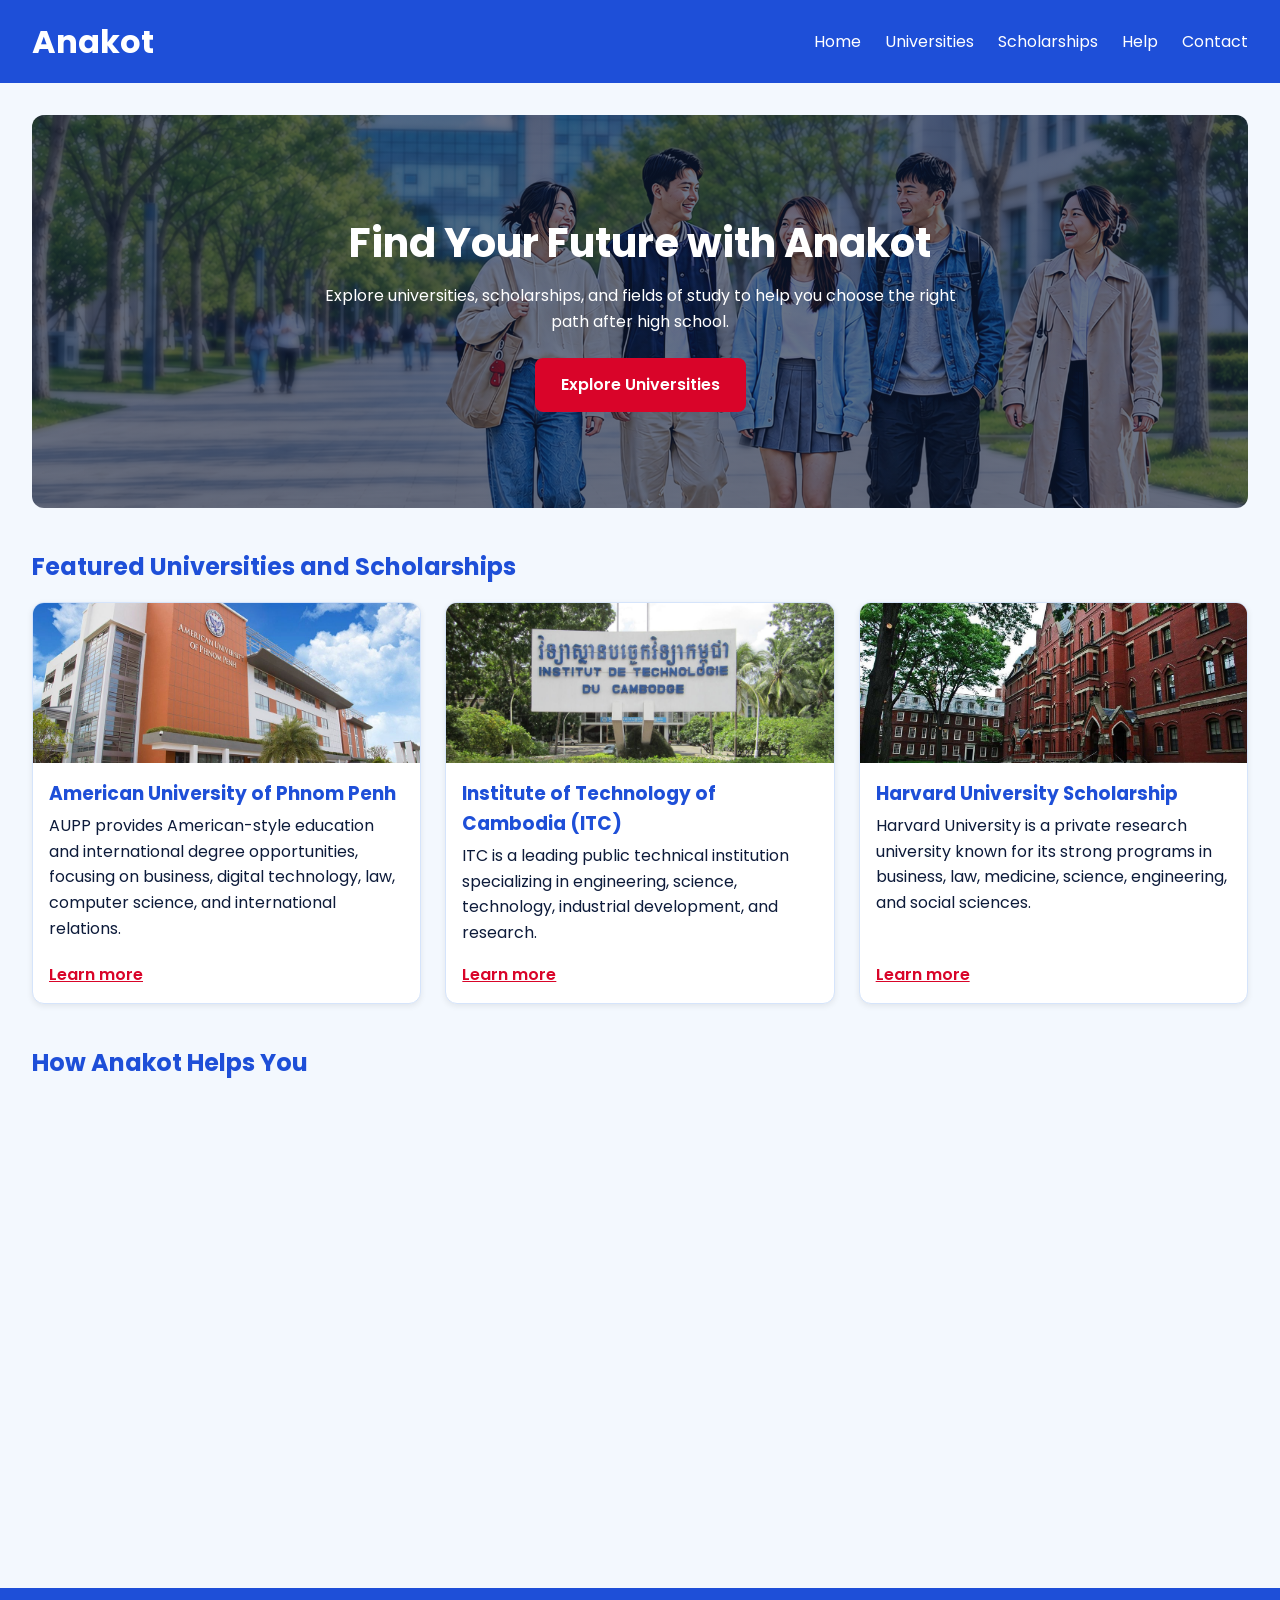
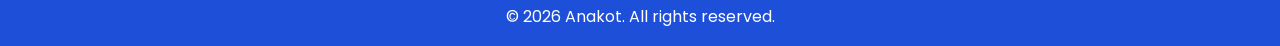
<file: index.html>
<!DOCTYPE html>
<html lang="en">
<head>
  <meta charset="UTF-8">
  <meta name="viewport" content="width=device-width, initial-scale=1.0">
  <title>Anakot - Home</title>
  <link rel="stylesheet" href="style.css">
</head>
<body>
  <header>
    <h1>Anakot</h1>
    <nav>
      <ul>
        <li><a href="index.html">Home</a></li>
        <li><a href="universities.html">Universities</a></li>
        <li><a href="scholarships.html">Scholarships</a></li>
        <li><a href="help.html">Help</a></li>
        <li><a href="contact.html">Contact</a></li>
      </ul>
    </nav>
  </header>

  <main>
    <section class="hero">
      <h2>Find Your Future with Anakot</h2>
      <p>Explore universities, scholarships, and fields of study to help you choose the right path after high school.</p>
      <a class="btn" href="universities.html">Explore Universities</a>
    </section>

    <section>
      <h2 class="section-title">Featured Universities and Scholarships</h2>
      <div class="card-grid">
        <article class="card">
          <img src="images/aupp.jpg" alt="American University of Phnom Penh">
          <div class="card-body">
            <h3>American University of Phnom Penh</h3>
            <p>AUPP provides American-style education and international degree opportunities, focusing on business, digital technology, law, computer science, and international relations.</p>
            <a href="universities.html">Learn more</a>
          </div>
        </article>

        <article class="card">
          <img src="images/itc.jpg" alt="Institute of Technology of Cambodia">
          <div class="card-body">
            <h3>Institute of Technology of Cambodia (ITC)</h3>
            <p>ITC is a leading public technical institution specializing in engineering, science, technology, industrial development, and research.</p>
            <a href="universities.html">Learn more</a>
          </div>
        </article>

        <article class="card">
          <img src="images/hvd.jpg" alt="Scholarship opportunity">
          <div class="card-body">
            <h3>Harvard University Scholarship</h3>
            <p>Harvard University is a private research university known for its strong programs in business, law, medicine, science, engineering, and social sciences.</p>
            <a href="scholarships.html">Learn more</a>
          </div>
        </article>
      </div>
    </section>

    <section>
      <h2 class="section-title">How Anakot Helps You</h2>
      <div class="video-box">
        <iframe src="https://www.youtube.com/embed/DY_PkkCcAfw" title="Anakot introduction video" allowfullscreen></iframe>
      </div>
    </section>
  </main>

  <footer>
    <p>&copy; 2026 Anakot. All rights reserved.</p>
  </footer>
</body>
</html>
</file>
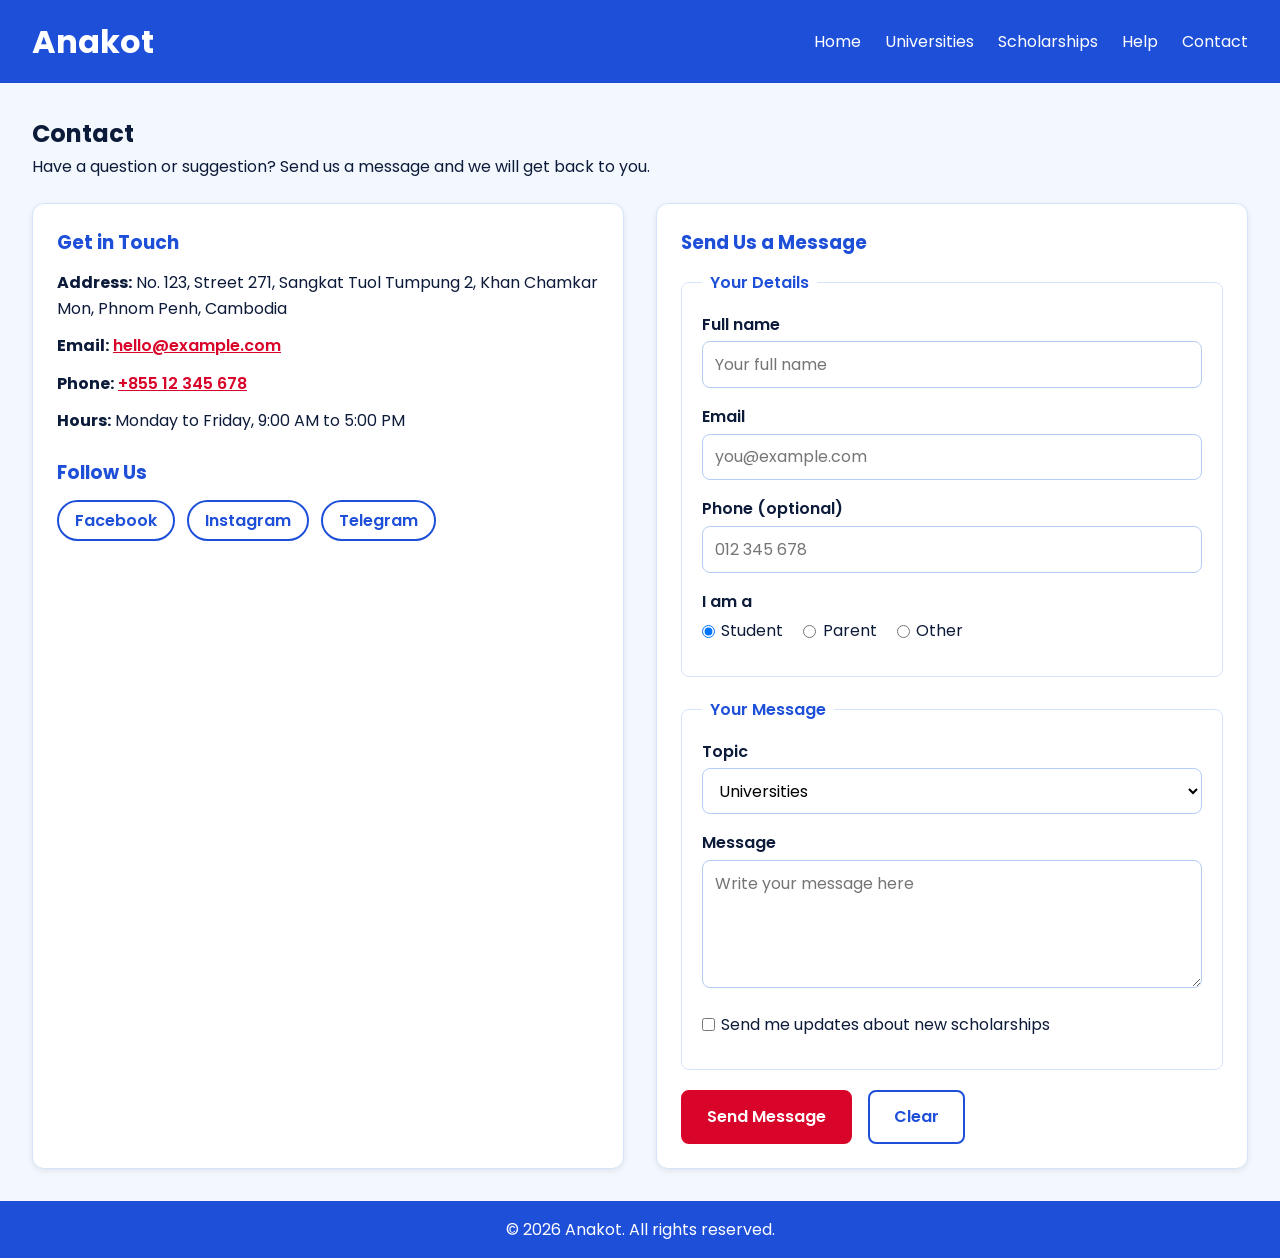
<file: contact.html>
<!DOCTYPE html>
<html lang="en">
<head>
  <meta charset="UTF-8">
  <meta name="viewport" content="width=device-width, initial-scale=1.0">
  <title>Anakot - Home</title>
  <link rel="stylesheet" href="style.css">
</head>
<body>
  <header>
    <h1>Anakot</h1>
    <nav>
      <ul>
        <li><a href="index.html">Home</a></li>
        <li><a href="universities.html">Universities</a></li>
        <li><a href="scholarships.html">Scholarships</a></li>
        <li><a href="help.html">Help</a></li>
        <li><a href="contact.html">Contact</a></li>
      </ul>
    </nav>
  </header>

  <main>
    <section>
      <h2>Contact</h2>
      <p>Have a question or suggestion? Send us a message and we will get back to you.</p>
    </section>

    <div class="contact-layout">
      <aside class="contact-card">
        <h3>Get in Touch</h3>
        <ul>
          <li><strong>Address:</strong> No. 123, Street 271, Sangkat Tuol Tumpung 2, Khan Chamkar Mon, Phnom Penh, Cambodia</li>
          <li><strong>Email:</strong> <a href="mailto:hello@example.com">hello@example.com</a></li>
          <li><strong>Phone:</strong> <a href="tel:+85512345678">+855 12 345 678</a></li>
          <li><strong>Hours:</strong> Monday to Friday, 9:00 AM to 5:00 PM</li>
        </ul>

        <h3>Follow Us</h3>
        <div class="social-links">
          <a href="#" target="_blank" rel="noopener">Facebook</a>
          <a href="#" target="_blank" rel="noopener">Instagram</a>
          <a href="#" target="_blank" rel="noopener">Telegram</a>
        </div>
      </aside>

      <section class="contact-form">
        <h3>Send Us a Message</h3>
        <form action="#" method="post">
          <fieldset>
            <legend>Your Details</legend>

            <div class="form-group">
              <label for="name">Full name</label>
              <input type="text" id="name" name="name" placeholder="Your full name" autocomplete="name" required>
            </div>

            <div class="form-group">
              <label for="email">Email</label>
              <input type="email" id="email" name="email" placeholder="you@example.com" autocomplete="email" required>
            </div>

            <div class="form-group">
              <label for="phone">Phone (optional)</label>
              <input type="tel" id="phone" name="phone" placeholder="012 345 678" autocomplete="tel">
            </div>

            <div class="form-group">
              <p class="group-label">I am a</p>
              <div class="radio-row">
                <label><input type="radio" name="role" value="student" checked> Student</label>
                <label><input type="radio" name="role" value="parent"> Parent</label>
                <label><input type="radio" name="role" value="other"> Other</label>
              </div>
            </div>
          </fieldset>

          <fieldset>
            <legend>Your Message</legend>

            <div class="form-group">
              <label for="topic">Topic</label>
              <select id="topic" name="topic">
                <option value="universities">Universities</option>
                <option value="scholarships">Scholarships</option>
                <option value="feedback">Feedback</option>
                <option value="other">Other</option>
              </select>
            </div>

            <div class="form-group">
              <label for="message">Message</label>
              <textarea id="message" name="message" placeholder="Write your message here" required></textarea>
            </div>

            <div class="form-group">
              <label class="checkbox-label">
                <input type="checkbox" name="updates" value="yes"> Send me updates about new scholarships
              </label>
            </div>
          </fieldset>

          <div class="form-actions">
            <button type="submit" class="btn">Send Message</button>
            <button type="reset" class="btn btn-outline">Clear</button>
          </div>
        </form>
      </section>
    </div>
  </main>

  <footer>
    <p>&copy; 2026 Anakot. All rights reserved.</p>
  </footer>
</body>
</html>
</file>
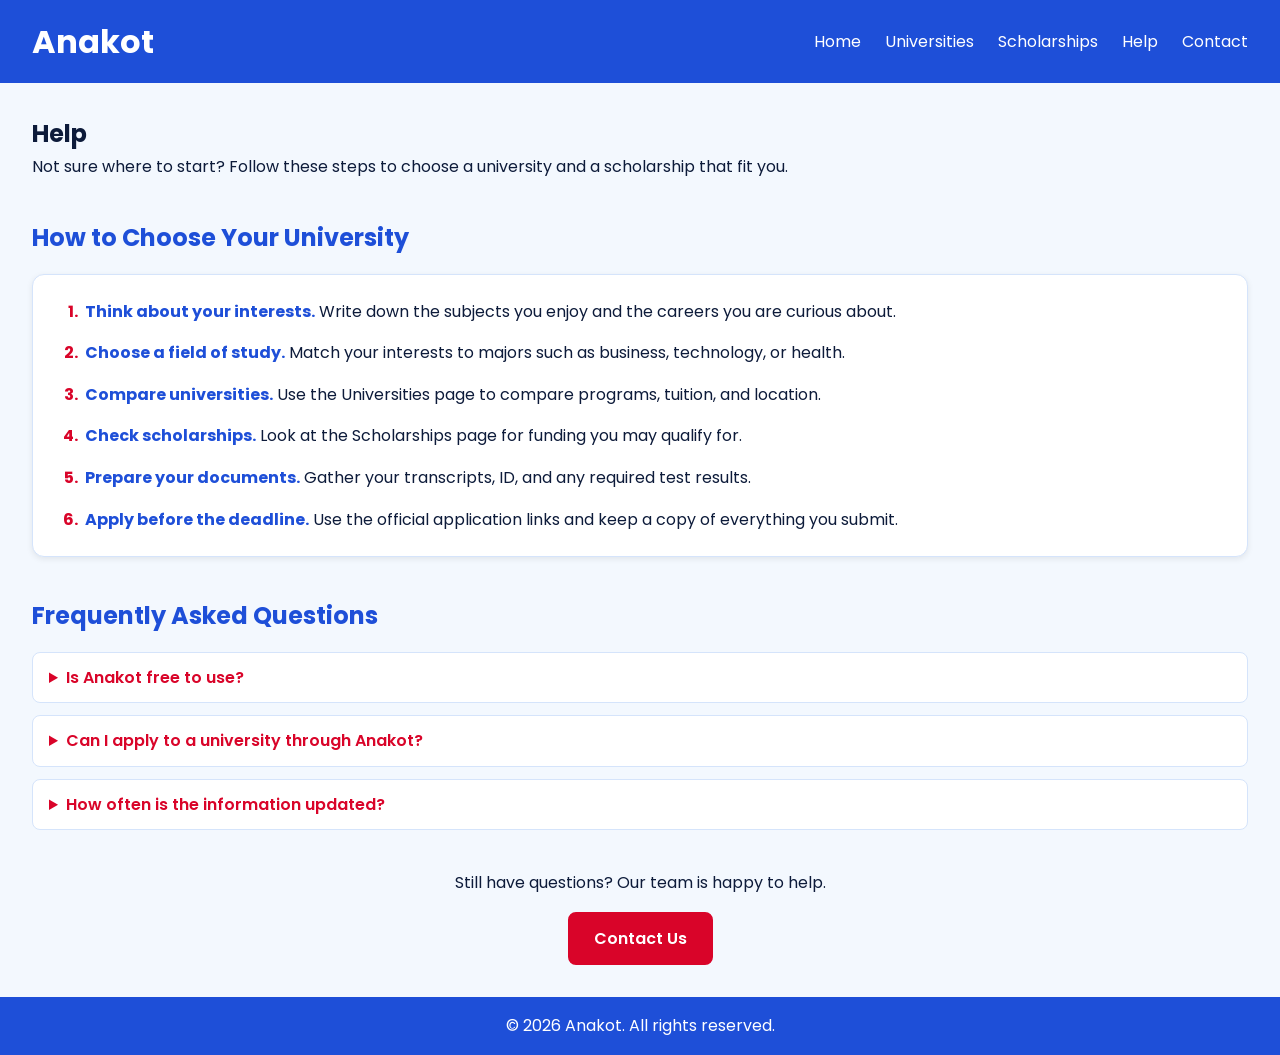
<file: help.html>
<!DOCTYPE html>
<html lang="en">
<head>
  <meta charset="UTF-8">
  <meta name="viewport" content="width=device-width, initial-scale=1.0">
  <title>Anakot - Home</title>
  <link rel="stylesheet" href="style.css">
</head>
<body>
  <header>
    <h1>Anakot</h1>
    <nav>
      <ul>
        <li><a href="index.html">Home</a></li>
        <li><a href="universities.html">Universities</a></li>
        <li><a href="scholarships.html">Scholarships</a></li>
        <li><a href="help.html">Help</a></li>
        <li><a href="contact.html">Contact</a></li>
      </ul>
    </nav>
  </header>

  <main>
    <section>
      <h2>Help</h2>
      <p>Not sure where to start? Follow these steps to choose a university and a scholarship that fit you.</p>
    </section>

    <section id="steps">
      <h2 class="section-title">How to Choose Your University</h2>
      <div class="steps-box">
        <ol class="steps">
          <li><strong>Think about your interests.</strong> Write down the subjects you enjoy and the careers you are curious about.</li>
          <li><strong>Choose a field of study.</strong> Match your interests to majors such as business, technology, or health.</li>
          <li><strong>Compare universities.</strong> Use the Universities page to compare programs, tuition, and location.</li>
          <li><strong>Check scholarships.</strong> Look at the Scholarships page for funding you may qualify for.</li>
          <li><strong>Prepare your documents.</strong> Gather your transcripts, ID, and any required test results.</li>
          <li><strong>Apply before the deadline.</strong> Use the official application links and keep a copy of everything you submit.</li>
        </ol>
      </div>
    </section>

    <section id="faq" class="faq">
      <h2 class="section-title">Frequently Asked Questions</h2>
      <details>
        <summary>Is Anakot free to use?</summary>
        <p>Yes. Anakot is free for every student. You can browse universities, scholarships and the help guide without creating an account.</p>
      </details>
      <details>
        <summary>Can I apply to a university through Anakot?</summary>
        <p>No. Anakot helps you compare your options. To apply, use the official link on the Scholarships page or contact the university directly.</p>
      </details>
      <details>
        <summary>How often is the information updated?</summary>
        <p>We review the information regularly, but deadlines and fees change every year. Always confirm on the official website before you apply.</p>
      </details>
    </section>

    <section class="help-cta">
      <p>Still have questions? Our team is happy to help.</p>
      <a class="btn" href="contact.html">Contact Us</a>
    </section>
  </main>

  <footer>
    <p>&copy; 2026 Anakot. All rights reserved.</p>
  </footer>
</body>
</html>
</file>
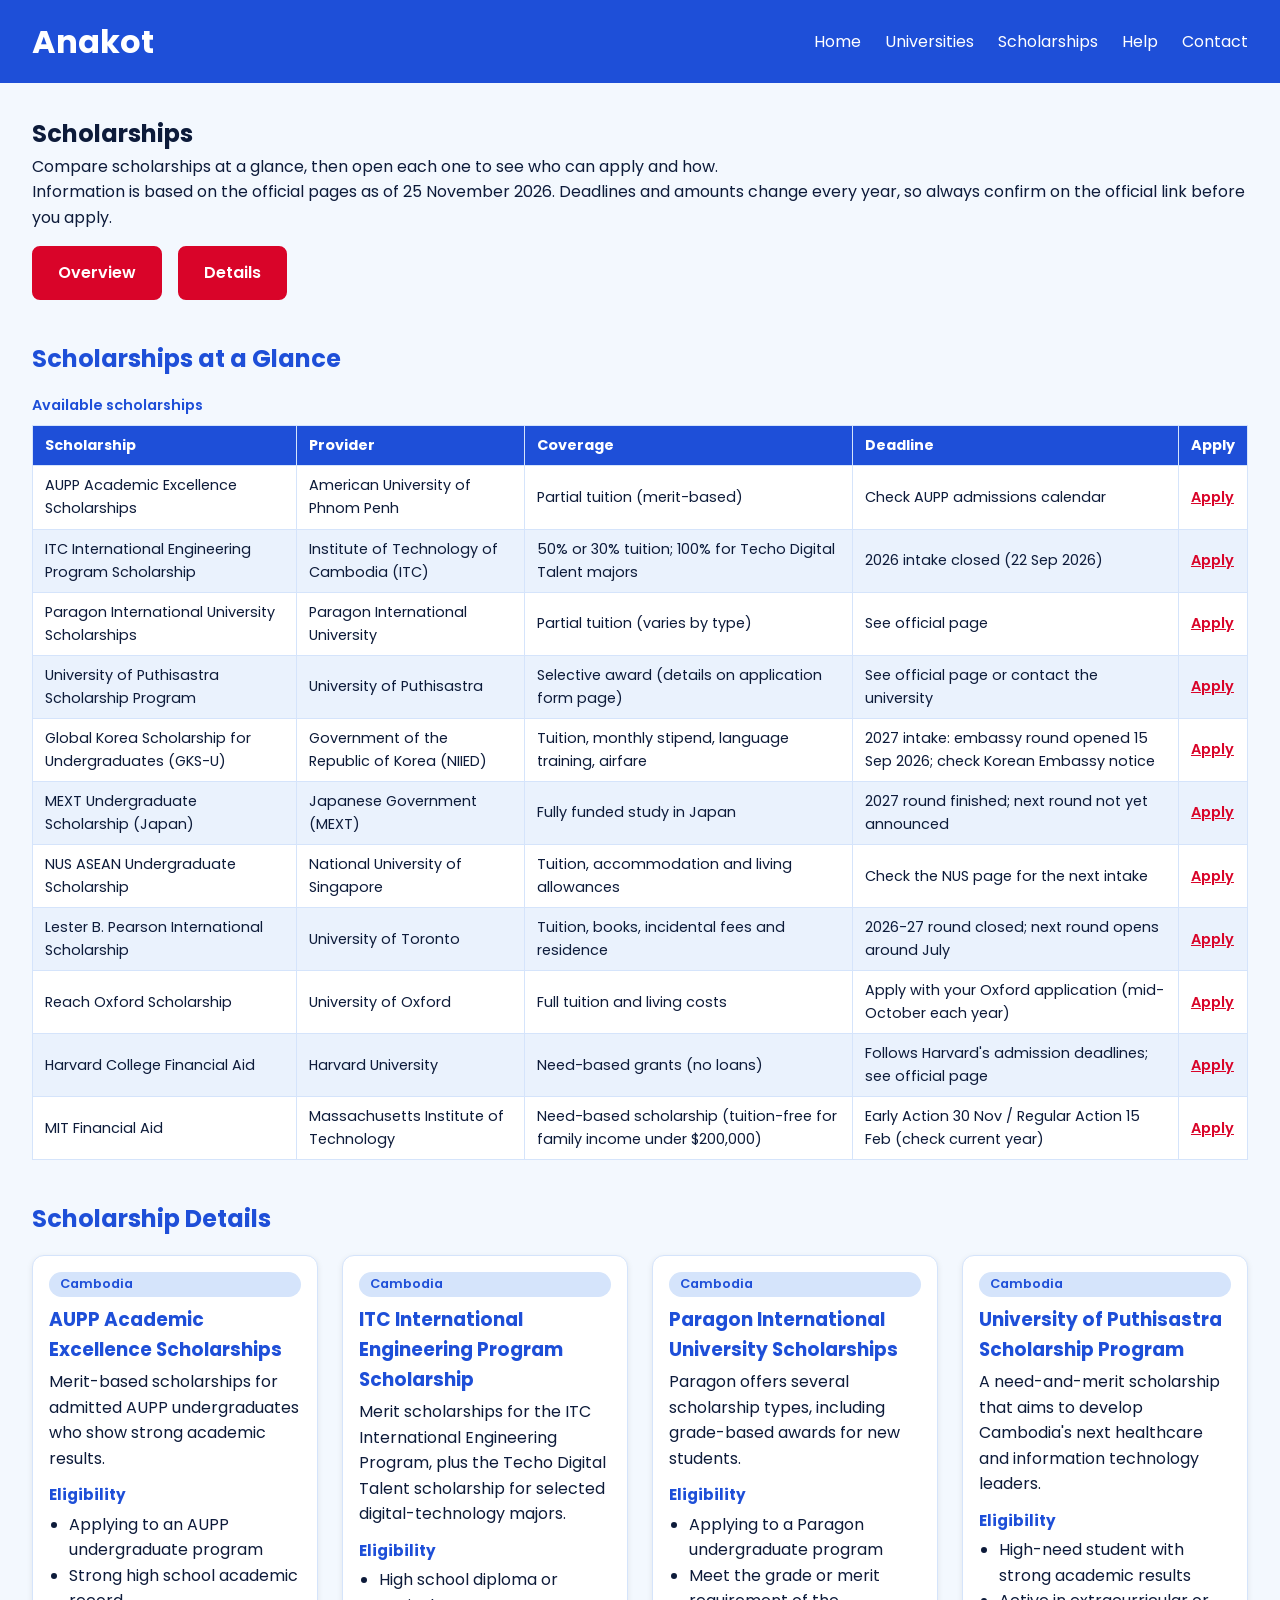
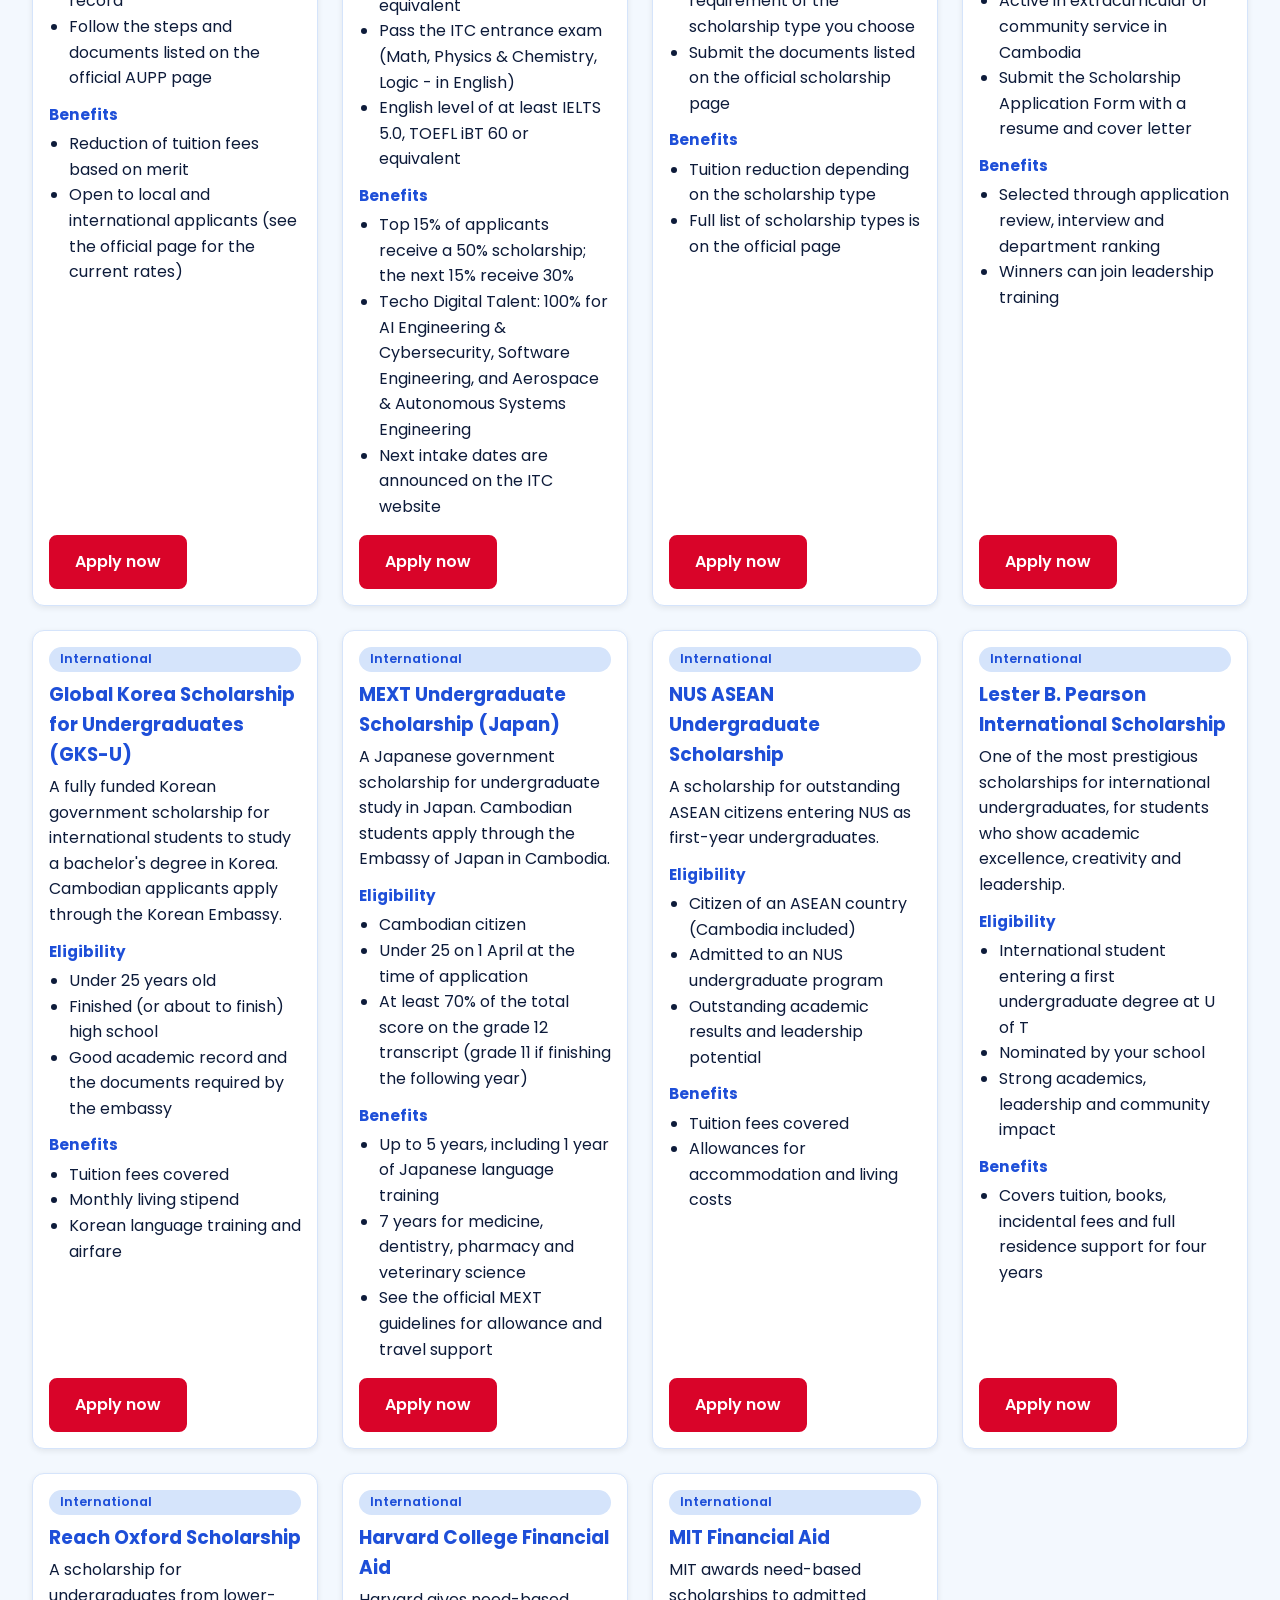
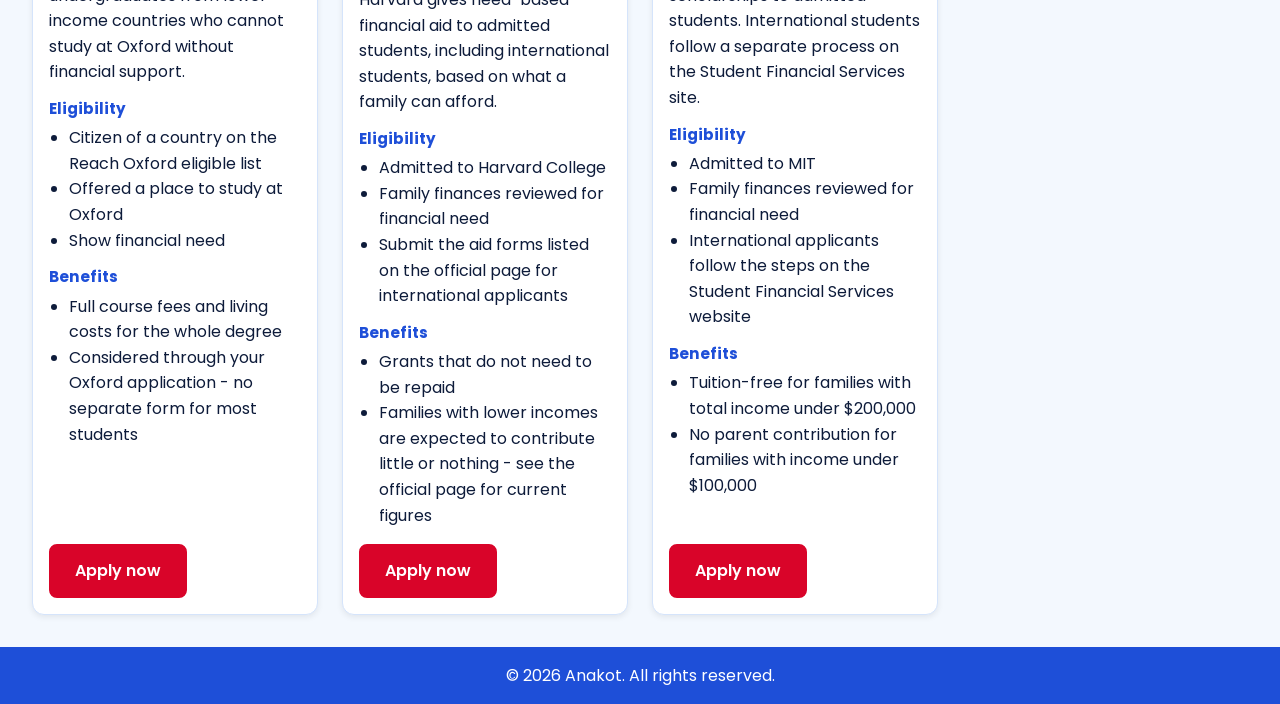
<file: scholarships.html>
<!DOCTYPE html>
<html lang="en">
<head>
  <meta charset="UTF-8">
  <meta name="viewport" content="width=device-width, initial-scale=1.0">
  <title>Anakot - Scholarships</title>
  <link rel="stylesheet" href="style.css">
</head>
<body>
  <header>
    <h1>Anakot</h1>
    <nav>
      <ul>
        <li><a href="index.html">Home</a></li>
        <li><a href="universities.html">Universities</a></li>
        <li><a href="scholarships.html">Scholarships</a></li>
        <li><a href="help.html">Help</a></li>
        <li><a href="contact.html">Contact</a></li>
      </ul>
    </nav>
  </header>

  <main>
    <section>
      <h2>Scholarships</h2>
      <p>Compare scholarships at a glance, then open each one to see who can apply and how.</p>
      <p>Information is based on the official pages as of 25 November 2026. Deadlines and amounts change every year, so always confirm on the official link before you apply.</p>
      <div class="jump-links">
        <a class="btn" href="#overview">Overview</a>
        <a class="btn" href="#details">Details</a>
      </div>
    </section>

    <section id="overview">
      <h2 class="section-title">Scholarships at a Glance</h2>
      <div class="table-wrap">
        <table>
          <caption>Available scholarships</caption>
          <thead>
            <tr>
              <th scope="col">Scholarship</th>
              <th scope="col">Provider</th>
              <th scope="col">Coverage</th>
              <th scope="col">Deadline</th>
              <th scope="col">Apply</th>
            </tr>
          </thead>
          <tbody>
            <tr>
              <td>AUPP Academic Excellence Scholarships</td>
              <td>American University of Phnom Penh</td>
              <td>Partial tuition (merit-based)</td>
              <td>Check AUPP admissions calendar</td>
              <td><a href="https://www.aupp.edu.kh/aupp-scholarships/aupp-academic-excellence-scholarships/" target="_blank" rel="noopener">Apply</a></td>
            </tr>
            <tr>
              <td>ITC International Engineering Program Scholarship</td>
              <td>Institute of Technology of Cambodia (ITC)</td>
              <td>50% or 30% tuition; 100% for Techo Digital Talent majors</td>
              <td>2026 intake closed (22 Sep 2026)</td>
              <td><a href="https://itc.edu.kh/international-engineering-program-2026/" target="_blank" rel="noopener">Apply</a></td>
            </tr>
            <tr>
              <td>Paragon International University Scholarships</td>
              <td>Paragon International University</td>
              <td>Partial tuition (varies by type)</td>
              <td>See official page</td>
              <td><a href="https://paragoniu.edu.kh/admissions/scholarships/" target="_blank" rel="noopener">Apply</a></td>
            </tr>
            <tr>
              <td>University of Puthisastra Scholarship Program</td>
              <td>University of Puthisastra</td>
              <td>Selective award (details on application form page)</td>
              <td>See official page or contact the university</td>
              <td><a href="https://www.puthisastra.edu.kh/?p=1106" target="_blank" rel="noopener">Apply</a></td>
            </tr>
            <tr>
              <td>Global Korea Scholarship for Undergraduates (GKS-U)</td>
              <td>Government of the Republic of Korea (NIIED)</td>
              <td>Tuition, monthly stipend, language training, airfare</td>
              <td>2027 intake: embassy round opened 15 Sep 2026; check Korean Embassy notice</td>
              <td><a href="https://overseas.mofa.go.kr/kh-en/brd/m_25856/view.do?seq=66" target="_blank" rel="noopener">Apply</a></td>
            </tr>
            <tr>
              <td>MEXT Undergraduate Scholarship (Japan)</td>
              <td>Japanese Government (MEXT)</td>
              <td>Fully funded study in Japan</td>
              <td>2027 round finished; next round not yet announced</td>
              <td><a href="https://www.kh.emb-japan.go.jp/itpr_en/11_000001_01280.html" target="_blank" rel="noopener">Apply</a></td>
            </tr>
            <tr>
              <td>NUS ASEAN Undergraduate Scholarship</td>
              <td>National University of Singapore</td>
              <td>Tuition, accommodation and living allowances</td>
              <td>Check the NUS page for the next intake</td>
              <td><a href="https://www.nus.edu.sg/oam/scholarships/scholarships-for-freshmen-international-students/asean-undergraduate-scholarship" target="_blank" rel="noopener">Apply</a></td>
            </tr>
            <tr>
              <td>Lester B. Pearson International Scholarship</td>
              <td>University of Toronto</td>
              <td>Tuition, books, incidental fees and residence</td>
              <td>2026-27 round closed; next round opens around July</td>
              <td><a href="https://www.future.utoronto.ca/pearson" target="_blank" rel="noopener">Apply</a></td>
            </tr>
            <tr>
              <td>Reach Oxford Scholarship</td>
              <td>University of Oxford</td>
              <td>Full tuition and living costs</td>
              <td>Apply with your Oxford application (mid-October each year)</td>
              <td><a href="https://www.ox.ac.uk/admissions/undergraduate/fees-and-funding/oxford-bursaries-and-scholarships/reach-oxford" target="_blank" rel="noopener">Apply</a></td>
            </tr>
            <tr>
              <td>Harvard College Financial Aid</td>
              <td>Harvard University</td>
              <td>Need-based grants (no loans)</td>
              <td>Follows Harvard's admission deadlines; see official page</td>
              <td><a href="https://college.harvard.edu/financial-aid" target="_blank" rel="noopener">Apply</a></td>
            </tr>
            <tr>
              <td>MIT Financial Aid</td>
              <td>Massachusetts Institute of Technology</td>
              <td>Need-based scholarship (tuition-free for family income under $200,000)</td>
              <td>Early Action 30 Nov / Regular Action 15 Feb (check current year)</td>
              <td><a href="https://sfs.mit.edu/financial-aid-mit" target="_blank" rel="noopener">Apply</a></td>
            </tr>
          </tbody>
        </table>
      </div>
    </section>

    <section id="details">
      <h2 class="section-title">Scholarship Details</h2>
      <div class="card-grid">
        <article class="card">
          <div class="card-body">
            <span class="tag">Cambodia</span>
            <h3>AUPP Academic Excellence Scholarships</h3>
            <p>Merit-based scholarships for admitted AUPP undergraduates who show strong academic results.</p>
            <h4>Eligibility</h4>
            <ul>
              <li>Applying to an AUPP undergraduate program</li>
              <li>Strong high school academic record</li>
              <li>Follow the steps and documents listed on the official AUPP page</li>
            </ul>
            <h4>Benefits</h4>
            <ul>
              <li>Reduction of tuition fees based on merit</li>
              <li>Open to local and international applicants (see the official page for the current rates)</li>
            </ul>
            <a class="btn" href="https://www.aupp.edu.kh/aupp-scholarships/aupp-academic-excellence-scholarships/" target="_blank" rel="noopener">Apply now</a>
          </div>
        </article>

        <article class="card">
          <div class="card-body">
            <span class="tag">Cambodia</span>
            <h3>ITC International Engineering Program Scholarship</h3>
            <p>Merit scholarships for the ITC International Engineering Program, plus the Techo Digital Talent scholarship for selected digital-technology majors.</p>
            <h4>Eligibility</h4>
            <ul>
              <li>High school diploma or equivalent</li>
              <li>Pass the ITC entrance exam (Math, Physics &amp; Chemistry, Logic - in English)</li>
              <li>English level of at least IELTS 5.0, TOEFL iBT 60 or equivalent</li>
            </ul>
            <h4>Benefits</h4>
            <ul>
              <li>Top 15% of applicants receive a 50% scholarship; the next 15% receive 30%</li>
              <li>Techo Digital Talent: 100% for AI Engineering &amp; Cybersecurity, Software Engineering, and Aerospace &amp; Autonomous Systems Engineering</li>
              <li>Next intake dates are announced on the ITC website</li>
            </ul>
            <a class="btn" href="https://itc.edu.kh/international-engineering-program-2026/" target="_blank" rel="noopener">Apply now</a>
          </div>
        </article>

        <article class="card">
          <div class="card-body">
            <span class="tag">Cambodia</span>
            <h3>Paragon International University Scholarships</h3>
            <p>Paragon offers several scholarship types, including grade-based awards for new students.</p>
            <h4>Eligibility</h4>
            <ul>
              <li>Applying to a Paragon undergraduate program</li>
              <li>Meet the grade or merit requirement of the scholarship type you choose</li>
              <li>Submit the documents listed on the official scholarship page</li>
            </ul>
            <h4>Benefits</h4>
            <ul>
              <li>Tuition reduction depending on the scholarship type</li>
              <li>Full list of scholarship types is on the official page</li>
            </ul>
            <a class="btn" href="https://paragoniu.edu.kh/admissions/scholarships/" target="_blank" rel="noopener">Apply now</a>
          </div>
        </article>

        <article class="card">
          <div class="card-body">
            <span class="tag">Cambodia</span>
            <h3>University of Puthisastra Scholarship Program</h3>
            <p>A need-and-merit scholarship that aims to develop Cambodia's next healthcare and information technology leaders.</p>
            <h4>Eligibility</h4>
            <ul>
              <li>High-need student with strong academic results</li>
              <li>Active in extracurricular or community service in Cambodia</li>
              <li>Submit the Scholarship Application Form with a resume and cover letter</li>
            </ul>
            <h4>Benefits</h4>
            <ul>
              <li>Selected through application review, interview and department ranking</li>
              <li>Winners can join leadership training</li>
            </ul>
            <a class="btn" href="https://www.puthisastra.edu.kh/?p=1106" target="_blank" rel="noopener">Apply now</a>
          </div>
        </article>

        <article class="card">
          <div class="card-body">
            <span class="tag">International</span>
            <h3>Global Korea Scholarship for Undergraduates (GKS-U)</h3>
            <p>A fully funded Korean government scholarship for international students to study a bachelor's degree in Korea. Cambodian applicants apply through the Korean Embassy.</p>
            <h4>Eligibility</h4>
            <ul>
              <li>Under 25 years old</li>
              <li>Finished (or about to finish) high school</li>
              <li>Good academic record and the documents required by the embassy</li>
            </ul>
            <h4>Benefits</h4>
            <ul>
              <li>Tuition fees covered</li>
              <li>Monthly living stipend</li>
              <li>Korean language training and airfare</li>
            </ul>
            <a class="btn" href="https://overseas.mofa.go.kr/kh-en/brd/m_25856/view.do?seq=66" target="_blank" rel="noopener">Apply now</a>
          </div>
        </article>

        <article class="card">
          <div class="card-body">
            <span class="tag">International</span>
            <h3>MEXT Undergraduate Scholarship (Japan)</h3>
            <p>A Japanese government scholarship for undergraduate study in Japan. Cambodian students apply through the Embassy of Japan in Cambodia.</p>
            <h4>Eligibility</h4>
            <ul>
              <li>Cambodian citizen</li>
              <li>Under 25 on 1 April at the time of application</li>
              <li>At least 70% of the total score on the grade 12 transcript (grade 11 if finishing the following year)</li>
            </ul>
            <h4>Benefits</h4>
            <ul>
              <li>Up to 5 years, including 1 year of Japanese language training</li>
              <li>7 years for medicine, dentistry, pharmacy and veterinary science</li>
              <li>See the official MEXT guidelines for allowance and travel support</li>
            </ul>
            <a class="btn" href="https://www.kh.emb-japan.go.jp/itpr_en/11_000001_01280.html" target="_blank" rel="noopener">Apply now</a>
          </div>
        </article>

        <article class="card">
          <div class="card-body">
            <span class="tag">International</span>
            <h3>NUS ASEAN Undergraduate Scholarship</h3>
            <p>A scholarship for outstanding ASEAN citizens entering NUS as first-year undergraduates.</p>
            <h4>Eligibility</h4>
            <ul>
              <li>Citizen of an ASEAN country (Cambodia included)</li>
              <li>Admitted to an NUS undergraduate program</li>
              <li>Outstanding academic results and leadership potential</li>
            </ul>
            <h4>Benefits</h4>
            <ul>
              <li>Tuition fees covered</li>
              <li>Allowances for accommodation and living costs</li>
            </ul>
            <a class="btn" href="https://www.nus.edu.sg/oam/scholarships/scholarships-for-freshmen-international-students/asean-undergraduate-scholarship" target="_blank" rel="noopener">Apply now</a>
          </div>
        </article>

        <article class="card">
          <div class="card-body">
            <span class="tag">International</span>
            <h3>Lester B. Pearson International Scholarship</h3>
            <p>One of the most prestigious scholarships for international undergraduates, for students who show academic excellence, creativity and leadership.</p>
            <h4>Eligibility</h4>
            <ul>
              <li>International student entering a first undergraduate degree at U of T</li>
              <li>Nominated by your school</li>
              <li>Strong academics, leadership and community impact</li>
            </ul>
            <h4>Benefits</h4>
            <ul>
              <li>Covers tuition, books, incidental fees and full residence support for four years</li>
            </ul>
            <a class="btn" href="https://www.future.utoronto.ca/pearson" target="_blank" rel="noopener">Apply now</a>
          </div>
        </article>

        <article class="card">
          <div class="card-body">
            <span class="tag">International</span>
            <h3>Reach Oxford Scholarship</h3>
            <p>A scholarship for undergraduates from lower-income countries who cannot study at Oxford without financial support.</p>
            <h4>Eligibility</h4>
            <ul>
              <li>Citizen of a country on the Reach Oxford eligible list</li>
              <li>Offered a place to study at Oxford</li>
              <li>Show financial need</li>
            </ul>
            <h4>Benefits</h4>
            <ul>
              <li>Full course fees and living costs for the whole degree</li>
              <li>Considered through your Oxford application - no separate form for most students</li>
            </ul>
            <a class="btn" href="https://www.ox.ac.uk/admissions/undergraduate/fees-and-funding/oxford-bursaries-and-scholarships/reach-oxford" target="_blank" rel="noopener">Apply now</a>
          </div>
        </article>

        <article class="card">
          <div class="card-body">
            <span class="tag">International</span>
            <h3>Harvard College Financial Aid</h3>
            <p>Harvard gives need-based financial aid to admitted students, including international students, based on what a family can afford.</p>
            <h4>Eligibility</h4>
            <ul>
              <li>Admitted to Harvard College</li>
              <li>Family finances reviewed for financial need</li>
              <li>Submit the aid forms listed on the official page for international applicants</li>
            </ul>
            <h4>Benefits</h4>
            <ul>
              <li>Grants that do not need to be repaid</li>
              <li>Families with lower incomes are expected to contribute little or nothing - see the official page for current figures</li>
            </ul>
            <a class="btn" href="https://college.harvard.edu/financial-aid" target="_blank" rel="noopener">Apply now</a>
          </div>
        </article>

        <article class="card">
          <div class="card-body">
            <span class="tag">International</span>
            <h3>MIT Financial Aid</h3>
            <p>MIT awards need-based scholarships to admitted students. International students follow a separate process on the Student Financial Services site.</p>
            <h4>Eligibility</h4>
            <ul>
              <li>Admitted to MIT</li>
              <li>Family finances reviewed for financial need</li>
              <li>International applicants follow the steps on the Student Financial Services website</li>
            </ul>
            <h4>Benefits</h4>
            <ul>
              <li>Tuition-free for families with total income under $200,000</li>
              <li>No parent contribution for families with income under $100,000</li>
            </ul>
            <a class="btn" href="https://sfs.mit.edu/financial-aid-mit" target="_blank" rel="noopener">Apply now</a>
          </div>
        </article>
      </div>
    </section>
  </main>

  <footer>
    <p>&copy; 2026 Anakot. All rights reserved.</p>
  </footer>
</body>
</html>
</file>
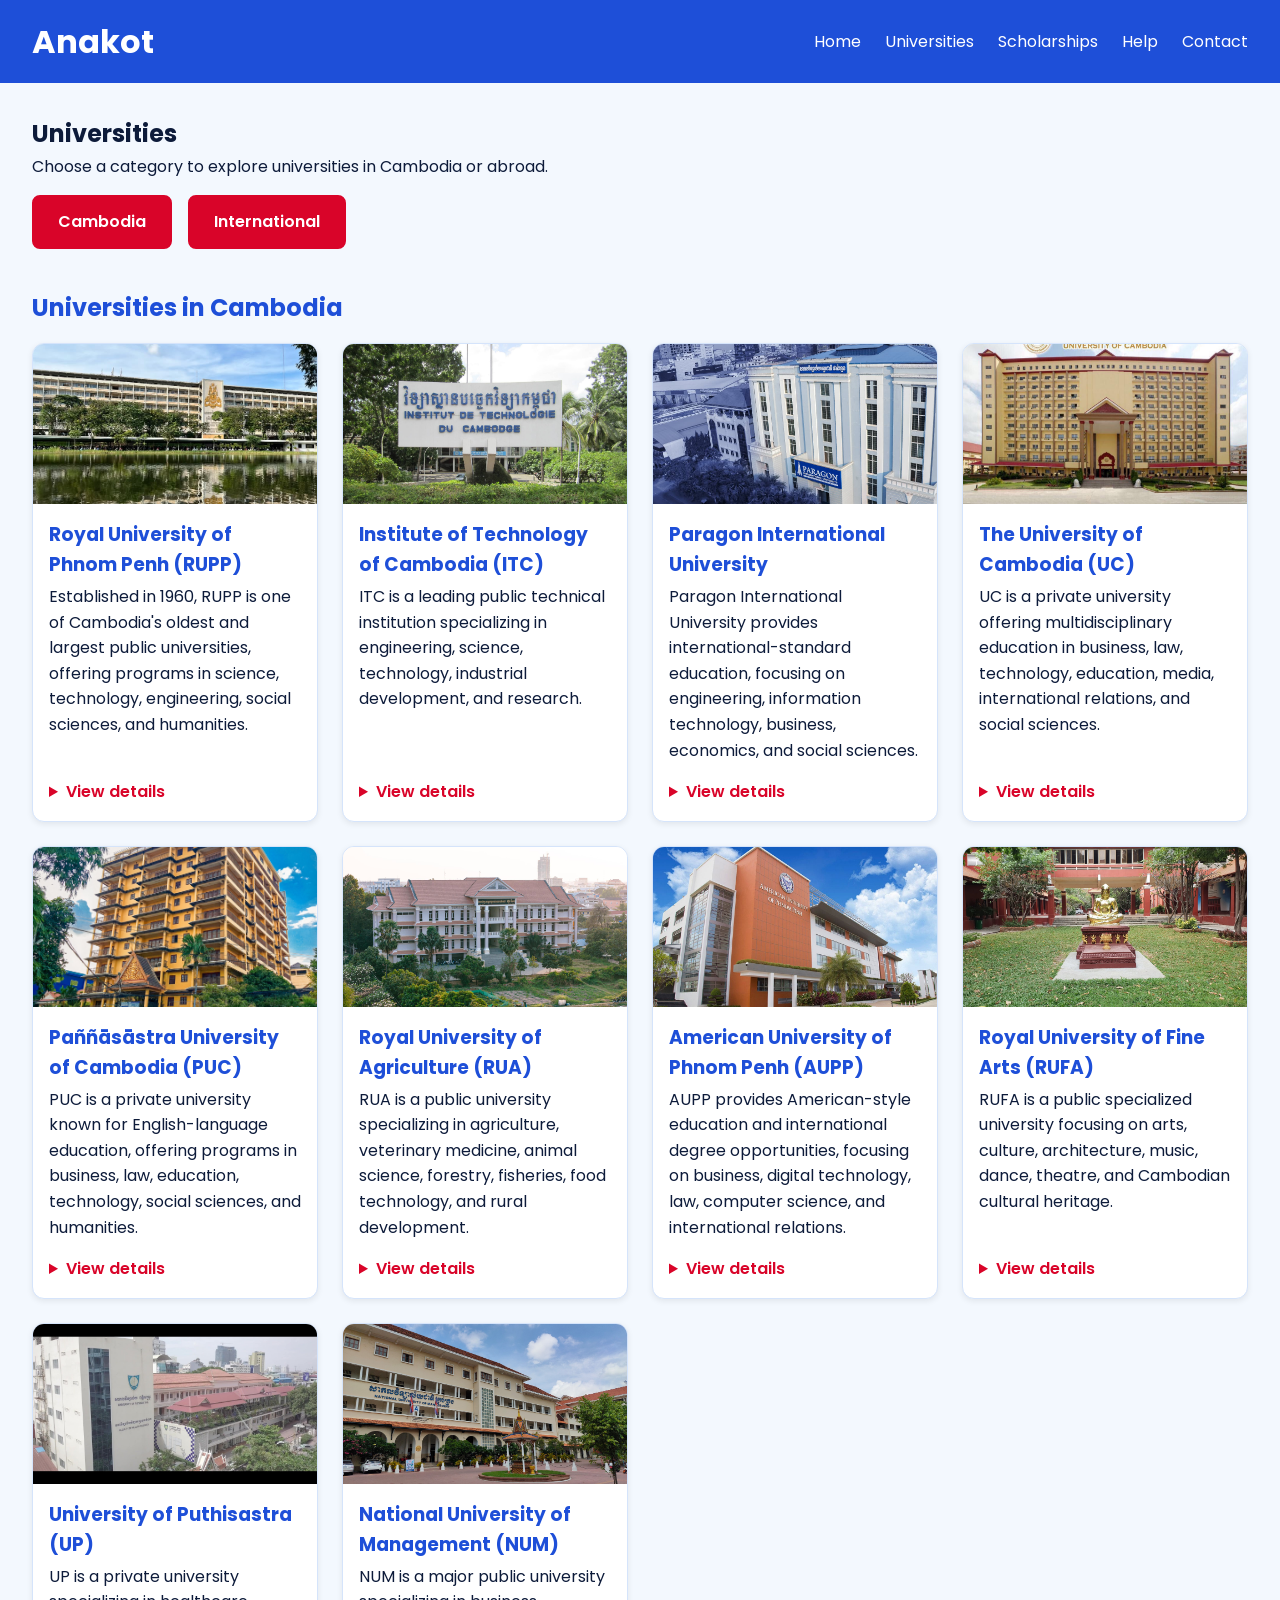
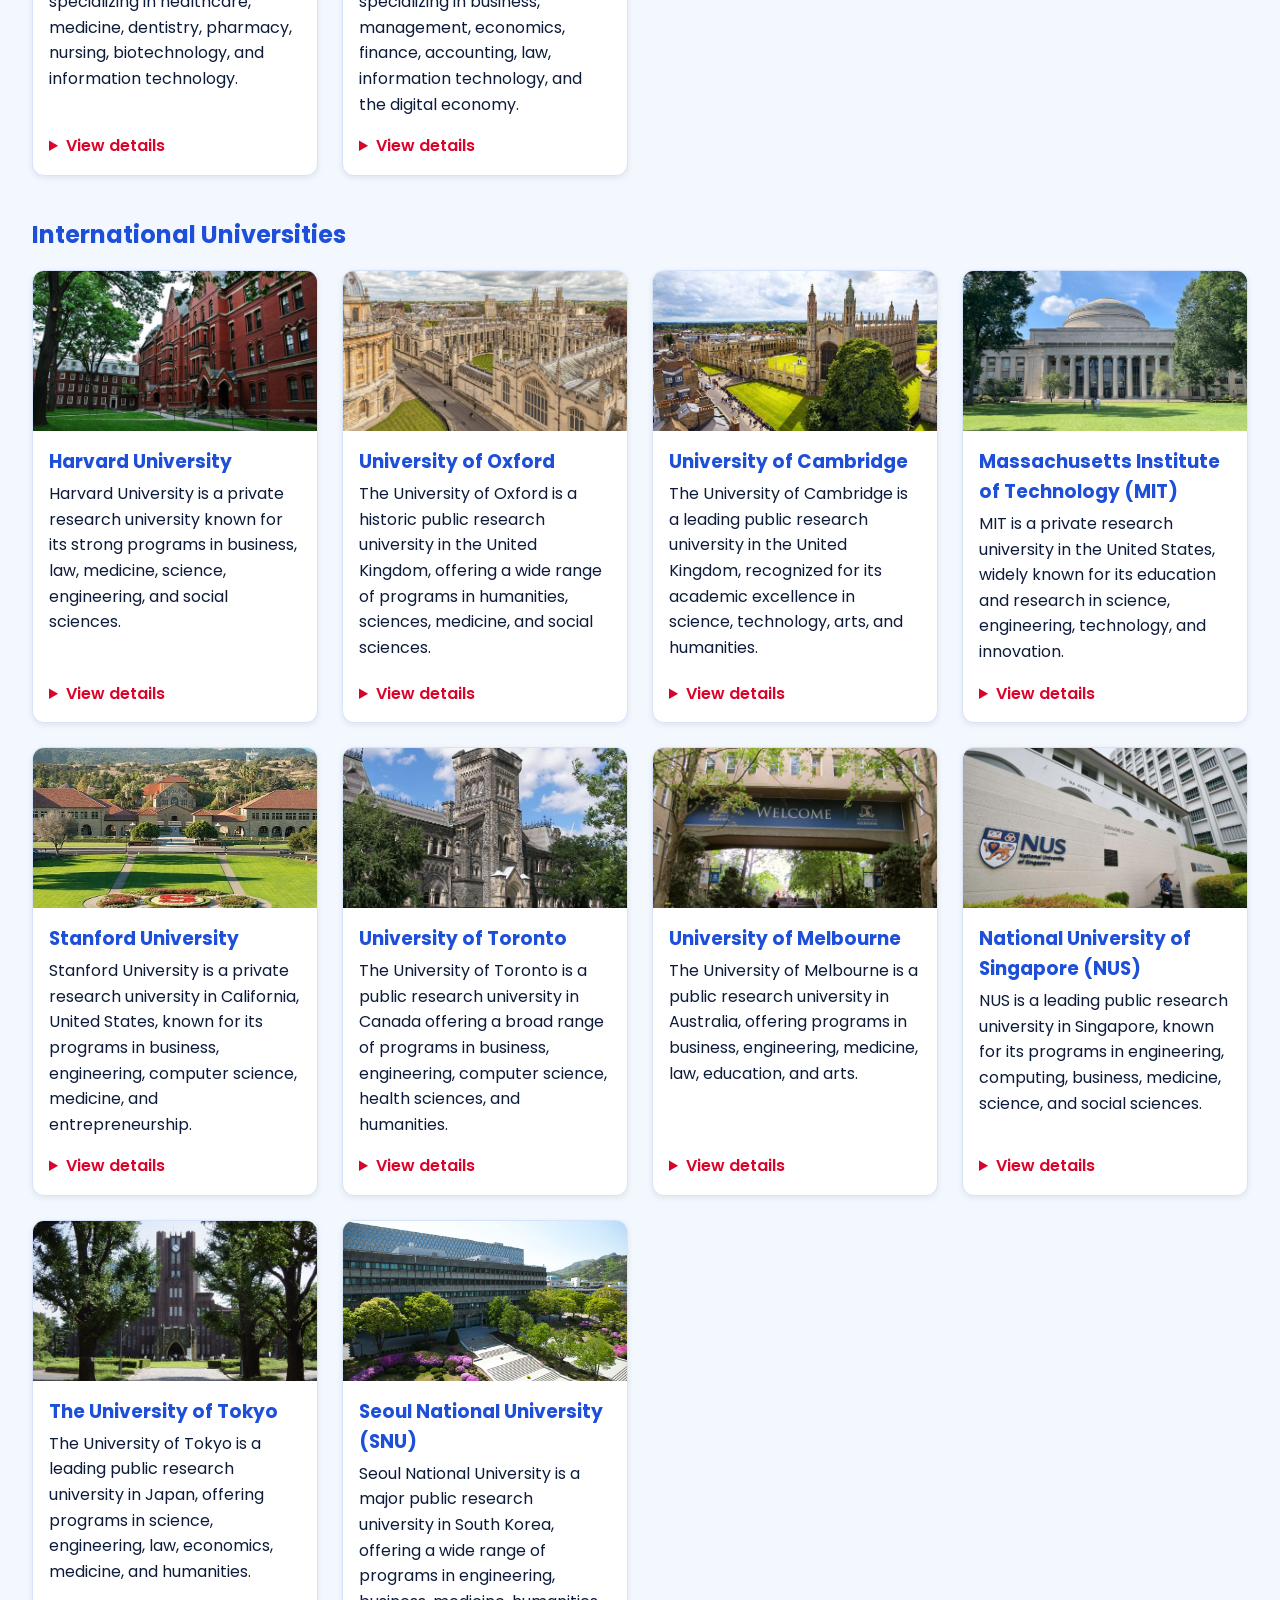
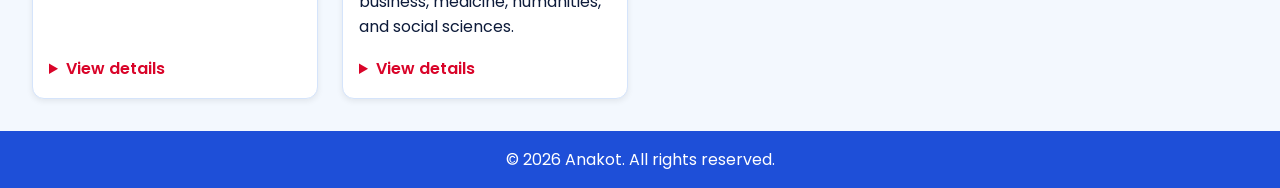
<file: universities.html>
<!DOCTYPE html>
<html lang="en">
<head>
  <meta charset="UTF-8">
  <meta name="viewport" content="width=device-width, initial-scale=1.0">
  <title>Anakot - Home</title>
  <link rel="stylesheet" href="style.css">
</head>
<body>
  <header>
    <h1>Anakot</h1>
    <nav>
      <ul>
        <li><a href="index.html">Home</a></li>
        <li><a href="universities.html">Universities</a></li>
        <li><a href="scholarships.html">Scholarships</a></li>
        <li><a href="help.html">Help</a></li>
        <li><a href="contact.html">Contact</a></li>
      </ul>
    </nav>
  </header>

    <main>
    <section>
      <h2>Universities</h2>
      <p>Choose a category to explore universities in Cambodia or abroad.</p>
      <div class="jump-links">
        <a class="btn" href="#cambodia">Cambodia</a>
        <a class="btn" href="#international">International</a>
      </div>
    </section>

    <section id="cambodia">
      <h2 class="section-title">Universities in Cambodia</h2>
      <div class="card-grid">
        <!--1.Royal University of Phnom Penh (RUPP) -->
        <article class="card">
          <img src="images/rupp.jpg" alt="Royal University of Phnom Penh campus">
          <div class="card-body">
            <h3>Royal University of Phnom Penh (RUPP)</h3>
            <p>Established in 1960, RUPP is one of Cambodia's oldest and largest public universities, offering programs in science, technology, engineering, social sciences, and humanities.</p>
            <details>
              <summary>View details</summary>
              <p><strong>Address:</strong> Russian Federation Boulevard, Phnom Penh, Cambodia</p>
              <p><strong>Contact:</strong> +855 23 724 370</p>
              <div class="table-wrap">
                <table>
                  <caption>Programs offered</caption>
                  <thead>
                    <tr>
                      <th>Major</th>
                      <th>Duration</th>
                      <th>Tuition (per year)</th>
                      <th>Language</th>
                    </tr>
                  </thead>
                  <tbody>
                    <tr>
                      <td>Computer Science</td>
                      <td>4 years</td>
                      <td>Contact university</td>
                      <td>Khmer / English</td>
                    </tr>
                    <tr>
                      <td>Information Technology</td>
                      <td>4 years</td>
                      <td>Contact university</td>
                      <td>Khmer / English</td>
                    </tr>
                    <tr>
                      <td>Biology</td>
                      <td>4 years</td>
                      <td>Contact university</td>
                      <td>Khmer</td>
                    </tr>
                    <tr>
                      <td>Chemistry</td>
                      <td>4 years</td>
                      <td>Contact university</td>
                      <td>Khmer</td>
                    </tr>
                    <tr>
                      <td>Environmental Science</td>
                      <td>4 years</td>
                      <td>Contact university</td>
                      <td>Khmer</td>
                    </tr>
                    <tr>
                      <td>International Relations</td>
                      <td>4 years</td>
                      <td>Contact university</td>
                      <td>Khmer / English</td>
                    </tr>
                    <tr>
                      <td>English Language</td>
                      <td>4 years</td>
                      <td>Contact university</td>
                      <td>English</td>
                    </tr>
                  </tbody>
                </table>
              </div>
            </details>
          </div>
        </article>

        <!-- 2.Institute of Technology of Cambodia (ITC) -->
        <article class="card">
          <img src="images/itc.jpg" alt="Institute of Technology of Cambodia campus">
          <div class="card-body">
            <h3>Institute of Technology of Cambodia (ITC)</h3>
            <p>ITC is a leading public technical institution specializing in engineering, science, technology, industrial development, and research.</p>
            <details>
              <summary>View details</summary>
              <p><strong>Address:</strong> Russian Federation Boulevard, Phnom Penh, Cambodia</p>
              <p><strong>Contact:</strong> +855 23 880 370</p>
              <div class="table-wrap">
                <table>
                  <caption>Programs offered</caption>
                  <thead>
                    <tr>
                      <th>Major</th>
                      <th>Duration</th>
                      <th>Tuition (per year)</th>
                      <th>Language</th>
                    </tr>
                  </thead>
                  <tbody>
                    <tr>
                     <td>Civil Engineering</td>
                     <td>5 years</td>
                     <td>Contact ITC</td>
                     <td>Khmer / French / English</td>
                    </tr>
                    <tr>
                      <td>Electrical Engineering</td>
                      <td>5 years</td>
                      <td>Contact ITC</td>
                      <td>Khmer / French / English</td>
                    </tr>
                    <tr>
                      <td>Computer Science</td>
                      <td>5 years</td>
                      <td>Contact ITC</td>
                      <td>Khmer / French / English</td>
                    </tr>
                    <tr>
                      <td>Information Technology</td>
                      <td>5 years</td>
                      <td>Contact ITC</td>
                      <td>Khmer / French / English</td>
                    </tr>
                    <tr>
                      <td>Mechanical Engineering</td>
                      <td>5 years</td>
                      <td>Contact ITC</td>
                      <td>Khmer / French / English</td>
                    </tr>
                    <tr>
                      <td>Chemical Engineering</td>
                      <td>5 years</td>
                      <td>Contact ITC</td>
                      <td>Khmer / French / English</td>
                    </tr>
                    <tr>
                      <td>Food Technology</td>
                      <td>5 years</td>
                      <td>Contact ITC</td>
                      <td>Khmer / French / English</td>
                    </tr>
                  </tbody>
                </table>
              </div>
            </details>
          </div>
        </article>

        <!--3. Paragon International University -->
        <article class="card">
          <img src="images/prg.jpg" alt="Paragon International University campus">
          <div class="card-body">
            <h3>Paragon International University</h3>
            <p>Paragon International University provides international-standard education, focusing on engineering, information technology, business, economics, and social sciences.</p>
            <details>
              <summary>View details</summary>
              <p><strong>Address:</strong> No. 8, Street 315, Boeng Kak I, Tuol Kork, Phnom Penh, Cambodia</p>
              <p><strong>Contact:</strong> +855 23 996 111 / info@paragoniu.edu.kh</p>
              <div class="table-wrap">
                <table>
                  <caption>Programs offered</caption>
                  <thead>
                    <tr>
                      <th>Major</th>
                      <th>Duration</th>
                      <th>Tuition (per year)</th>
                      <th>Language</th>
                    </tr>
                  </thead>
                  <tbody>
                    <tr>
                      <td>Architecture</td>
                      <td>5 years</td>
                      <td>$4,500</td>
                      <td>English</td>
                    </tr>
                    <tr>
                      <td>Civil Engineering</td>
                      <td>4 years</td>
                      <td>$4,500</td>
                      <td>English</td>
                    </tr>
                    <tr>
                      <td>Industrial Engineering</td>
                      <td>4 years</td>
                      <td>$4,500</td>
                      <td>English</td>
                    </tr>
                    <tr>
                      <td>Computer Science</td>
                      <td>4 years</td>
                      <td>$4,000</td>
                      <td>English</td>
                    </tr>
                    <tr>
                      <td>Digital Arts and Design</td>
                      <td>4 years</td>
                      <td>$4,000</td>
                      <td>English</td>
                    </tr>
                    <tr>
                      <td>Management Information Systems</td>
                      <td>4 years</td>
                      <td>$4,000</td>
                      <td>English</td>
                    </tr>
                    <tr>
                      <td>Banking and Finance</td>
                      <td>4 years</td>
                      <td>$3,500</td>
                      <td>English</td>
                    </tr>
                    <tr>
                      <td>Business Administration</td>
                      <td>4 years</td>
                      <td>$3,500</td>
                      <td>English</td>
                    </tr>
                    <tr>
                      <td>Economics</td>
                      <td>4 years</td>
                      <td>$3,500</td>
                      <td>English</td>
                    </tr>
                    <tr>
                      <td>International Relations</td>
                      <td>4 years</td>
                      <td>$3,500</td>
                      <td>English</td>
                    </tr>
                  </tbody>
                </table>
              </div>
            </details>
          </div>
        </article>

        <!-- 4.The University of Cambodia (UC) -->
        <article class="card">
          <img src="images/uc.jpg" alt="The University of Cambodia campus">
          <div class="card-body">
            <h3>The University of Cambodia (UC)</h3>
            <p>UC is a private university offering multidisciplinary education in business, law, technology, education, media, international relations, and social sciences.</p>
            <details>
              <summary>View details</summary>
              <p><strong>Address:</strong> Northbridge Road, Sangkat Toek Thla, Khan Sen Sok, Phnom Penh, Cambodia</p>
              <p><strong>Contact:</strong> +855 23 993 274 / +855 23 993 276</p>
              <div class="table-wrap">
                <table>
                  <caption>Programs offered</caption>
                  <thead>
                    <tr>
                      <th>Major</th>
                      <th>Duration</th>
                      <th>Tuition (per year)</th>
                      <th>Language</th>
                    </tr>
                  </thead>
                  <tbody>
                    <tr>
                      <td>Business Administration</td>
                      <td>4 years</td>
                      <td>Contact UC</td>
                      <td>Khmer / English</td>
                    </tr>
                    <tr>
                      <td>Accounting and Finance</td>
                      <td>4 years</td>
                      <td>Contact UC</td>
                      <td>Khmer / English</td>
                    </tr>
                    <tr>
                      <td>Economics</td>
                      <td>4 years</td>
                      <td>Contact UC</td>
                      <td>Khmer / English</td>
                    </tr>
                    <tr>
                      <td>Law</td>
                      <td>4 years</td>
                      <td>Contact UC</td>
                      <td>Khmer / English</td>
                    </tr>
                    <tr>
                      <td>International Relations</td>
                      <td>4 years</td>
                      <td>Contact UC</td>
                      <td>Khmer / English</td>
                    </tr>
                    <tr>
                      <td>Computer Science</td>
                      <td>4 years</td>
                      <td>Contact UC</td>
                      <td>Khmer / English</td>
                    </tr>
                    <tr>
                      <td>Information Technology</td>
                      <td>4 years</td>
                      <td>Contact UC</td>
                      <td>Khmer / English</td>
                    </tr>
                    <tr>
                      <td>Media and Communications</td>
                      <td>4 years</td>
                      <td>Contact UC</td>
                      <td>Khmer / English</td>
                    </tr>
                    <tr>
                      <td>Tourism and Hospitality</td>
                      <td>4 years</td>
                      <td>Contact UC</td>
                      <td>Khmer / English</td>
                    </tr>
                  </tbody>
                </table>
              </div>
            </details>
          </div>
        </article>

        <!-- 5.Paññāsāstra University of Cambodia (PUC)-->
        <article class="card">
          <img src="images/puc.jpg" alt="Paññāsāstra University of Cambodia campus">
          <div class="card-body">
            <h3>Paññāsāstra University of Cambodia (PUC)</h3>
            <p>PUC is a private university known for English-language education, offering programs in business, law, education, technology, social sciences, and humanities.</p>
            <details>
              <summary>View details</summary>
              <p><strong>Address:</strong> Phnom Penh, Cambodia (confirm current campus address with the university)</p>
              <p><strong>Contact:</strong> Contact the official admissions office</p>
              <div class="table-wrap">
                <table>
                  <caption>Programs offered</caption>
                  <thead>
                    <tr>
                      <th>Major</th>
                      <th>Duration</th>
                      <th>Tuition (per year)</th>
                      <th>Language</th>
                    </tr>
                  </thead>
                  <tbody>
                    <tr>
                      <td>Business Administration</td>
                      <td>4 years</td>
                      <td>Contact PUC</td>
                      <td>English / Khmer</td>
                    </tr>
                    <tr>
                      <td>Management</td>
                      <td>4 years</td>
                      <td>Contact PUC</td>
                      <td>English / Khmer</td>
                    </tr>
                    <tr>
                      <td>Accounting and Finance</td>
                      <td>4 years</td>
                      <td>Contact PUC</td>
                      <td>English / Khmer</td>
                    </tr>
                    <tr><td>Law</td>
                      <td>4 years</td>
                      <td>Contact PUC</td>
                      <td>English / Khmer</td>
                    </tr>
                    <tr>
                      <td>International Relations</td>
                      <td>4 years</td>
                      <td>Contact PUC</td>
                      <td>English / Khmer</td>
                    </tr>
                    <tr>
                      <td>Computer Science</td>
                      <td>4 years</td>
                      <td>Contact PUC</td>
                      <td>English / Khmer</td>
                    </tr>
                    <tr>
                      <td>Computer Engineering</td>
                      <td>4 years</td>
                      <td>Contact PUC</td>
                      <td>English / Khmer</td>
                    </tr>
                    <tr>
                      <td>Civil Engineering</td>
                      <td>4 years</td>
                      <td>Contact PUC</td>
                      <td>English / Khmer</td>
                    </tr>
                    <tr>
                      <td>Education</td>
                      <td>4 years</td>
                      <td>Contact PUC</td>
                      <td>English / Khmer</td>
                    </tr>
                  </tbody>
                </table>
              </div>
            </details>
          </div>
        </article>

        <!-- 6.Royal University of Agriculture (RUA) -->
        <article class="card">
          <img src="images/rua.jpg" alt="Royal University of Agriculture campus">
          <div class="card-body">
            <h3>Royal University of Agriculture (RUA)</h3>
            <p>RUA is a public university specializing in agriculture, veterinary medicine, animal science, forestry, fisheries, food technology, and rural development.</p>
            <details>
              <summary>View details</summary>
              <p><strong>Address:</strong> Sangkat Dangkor, Khan Dangkor, Phnom Penh, Cambodia</p>
              <p><strong>Contact:</strong> +855 11 967 877 / +855 16 578 012</p>
              <div class="table-wrap">
                <table>
                  <caption>Programs offered</caption>
                  <thead>
                    <tr>
                      <th>Major</th>
                      <th>Duration</th>
                      <th>Tuition (per year)</th>
                      <th>Language</th>
                    </tr>
                  </thead>
                  <tbody>
                    <tr>
                      <td>Agronomy</td>
                      <td>4 years</td>
                      <td>Contact RUA</td>
                      <td>Khmer / English</td>
                    </tr>
                    <tr>
                      <td>Animal Science</td>
                      <td>4 years</td>
                      <td>Contact RUA</td>
                      <td>Khmer / English</td>
                    </tr>
                    <tr>
                      <td>Veterinary Medicine</td>
                      <td>Program-dependent</td>
                      <td>Contact RUA</td>
                      <td>Khmer / English</td>
                    </tr>
                    <tr>
                      <td>Forestry</td>
                      <td>4 years</td>
                      <td>Contact RUA</td>
                      <td>Khmer / English</td>
                    </tr>
                    <tr>
                      <td>Fisheries and Aquaculture</td>
                      <td>4 years</td>
                      <td>Contact RUA</td>
                      <td>Khmer / English</td>
                    </tr>
                    <tr>
                      <td>Agricultural Engineering</td>
                      <td>4 years</td>
                      <td>Contact RUA</td>
                      <td>Khmer / English</td>
                    </tr>
                    <tr>
                      <td>Agricultural Economics</td>
                      <td>4 years</td>
                      <td>Contact RUA</td>
                      <td>Khmer / English</td>
                    </tr>
                    <tr>
                      <td>Food Science and Technology</td>
                      <td>4 years</td>
                      <td>Contact RUA</td>
                      <td>Khmer / English</td>
                    </tr>
                  </tbody>
                </table>
              </div>
            </details>
          </div>
        </article>

        <!-- 7.American University of Phnom Penh (AUPP) -->
        <article class="card">
          <img src="images/aupp.jpg" alt="American University of Phnom Penh campus">
          <div class="card-body">
            <h3>American University of Phnom Penh (AUPP)</h3>
            <p>AUPP provides American-style education and international degree opportunities, focusing on business, digital technology, law, computer science, and international relations.</p>
            <details>
              <summary>View details</summary>
              <p><strong>Address:</strong> #278H, Street 201R, Kroalkor Village, Sangkat Kilometer 6, Khan Russey Keo, Phnom Penh, Cambodia</p>
              <p><strong>Contact:</strong> +855 23 990 023 / +855 12 266 631</p>
              <div class="table-wrap">
                <table>
                  <caption>Programs offered</caption>
                  <thead>
                    <tr>
                      <th>Major</th>
                      <th>Duration</th>
                      <th>Tuition (per year)</th>
                      <th>Language</th>
                    </tr>
                  </thead>
                  <tbody>
                    <tr>
                      <td>Business Administration</td>
                      <td>4 years</td>
                      <td>$6,000</td>
                      <td>English</td>
                    </tr>
                    <tr>
                      <td>Information and Communications Technology</td>
                      <td>4 years</td>
                      <td>$6,000</td>
                      <td>English</td>
                    </tr>
                    <tr>
                      <td>Artificial Intelligence</td>
                      <td>4 years</td>
                      <td>$6,000</td>
                      <td>English</td>
                    </tr>
                    <tr>
                      <td>Cybersecurity</td>
                      <td>4 years</td>
                      <td>$6,000</td>
                      <td>English</td>
                    </tr>
                    <tr>
                      <td>Digital Infrastructure</td>
                      <td>4 years</td>
                      <td>$6,000</td>
                      <td>English</td>
                    </tr>
                    <tr>
                      <td>Software Development</td>
                      <td>4 years</td>
                      <td>$6,000</td>
                      <td>English</td>
                    </tr>
                    <tr>
                      <td>Law</td>
                      <td>4 years</td>
                      <td>$6,000</td>
                      <td>English</td>
                    </tr>
                    <tr>
                      <td>International Relations and Diplomacy</td>
                      <td>4 years</td>
                      <td>$6,000</td>
                      <td>English</td>
                    </tr>
                    <tr>
                      <td>Computer Science (Dual Degree)</td>
                      <td>4 years</td>
                      <td>$9,000</td>
                      <td>English</td>
                    </tr>
                  </tbody>
                </table>
              </div>
            </details>
          </div>
        </article>

        <!--8.Royal University of Fine Arts (RUFA) -->
        <article class="card">
          <img src="images/rufa.jpg" alt="Royal University of Fine Arts campus">
          <div class="card-body">
            <h3>Royal University of Fine Arts (RUFA)</h3>
            <p>RUFA is a public specialized university focusing on arts, culture, architecture, music, dance, theatre, and Cambodian cultural heritage.</p>
            <details>
              <summary>View details</summary>
              <p><strong>Address:</strong> Street 19, corner of Street 178, Khan Daun Penh, Phnom Penh, Cambodia</p>
              <p><strong>Contact:</strong> +855 23 986 417</p>
              <div class="table-wrap">
                <table>
                  <caption>Programs offered</caption>
                  <thead>
                    <tr>
                      <th>Major</th>
                      <th>Duration</th>
                      <th>Tuition (per year)</th>
                      <th>Language</th>
                    </tr>
                  </thead>
                  <tbody>
                    <tr>
                      <td>Architecture</td>
                      <td>Program-dependent</td>
                      <td>Contact RUFA</td>
                      <td>Khmer</td>
                    </tr>
                    <tr>
                      <td>Interior Architecture</td>
                      <td>Program-dependent</td>
                      <td>Contact RUFA</td>
                      <td>Khmer</td>
                    </tr>
                    <tr>
                      <td>Painting and Visual Arts</td>
                      <td>Program-dependent</td>
                      <td>Contact RUFA</td>
                      <td>Khmer</td>
                    </tr>
                    <tr>
                      <td>Sculpture</td>
                      <td>Program-dependent</td>
                      <td>Contact RUFA</td>
                      <td>Khmer</td>
                    </tr>
                    <tr>
                      <td>Music</td>
                      <td>Program-dependent</td>
                      <td>Contact RUFA</td>
                      <td>Khmer</td>
                    </tr>
                    <tr>
                      <td>Dance</td>
                      <td>Program-dependent</td>
                      <td>Contact RUFA</td>
                      <td>Khmer</td>
                    </tr>
                    <tr>
                      <td>Theatre and Performing Arts</td>
                      <td>Program-dependent</td>
                      <td>Contact RUFA</td>
                      <td>Khmer</td>
                    </tr>
                  </tbody>
                </table>
              </div>
            </details>
          </div>
        </article>

        <!--9.University of Puthisastra (UP) -->
        <article class="card">
          <img src="images/up.jpg" alt="University of Puthisastra campus">
          <div class="card-body">
            <h3>University of Puthisastra (UP)</h3>
            <p>UP is a private university specializing in healthcare, medicine, dentistry, pharmacy, nursing, biotechnology, and information technology.</p>
            <details>
              <summary>View details</summary>
              <p><strong>Address:</strong> No. 55, Street 180, Sangkat Boeung Raing, Khan Daun Penh, Phnom Penh, Cambodia</p>
              <p><strong>Contact:</strong> Contact the official admissions office</p>
              <div class="table-wrap">
                <table>
                  <caption>Programs offered</caption>
                  <thead>
                    <tr>
                      <th>Major</th>
                      <th>Duration</th>
                      <th>Tuition (per year)</th>
                      <th>Language</th>
                    </tr>
                  </thead>
                  <tbody>
                    <tr>
                      <td>General Medicine</td>
                      <td>8 years</td>
                      <td>Contact UP</td>
                      <td>Khmer / English</td>
                    </tr>
                    <tr>
                      <td>Dentistry</td>
                      <td>7 years</td>
                      <td>Contact UP</td>
                      <td>Khmer / English</td>
                    </tr>
                    <tr>
                      <td>Pharmacy</td>
                      <td>5 years</td>
                      <td>Contact UP</td>
                      <td>Khmer / English</td>
                    </tr>
                    <tr>
                      <td>Nursing</td>
                      <td>4 years</td>
                      <td>Contact UP</td>
                      <td>Khmer / English</td>
                    </tr>
                    <tr>
                      <td>Midwifery</td>
                      <td>4 years</td>
                      <td>Contact UP</td>
                      <td>Khmer / English</td>
                    </tr>
                    <tr>
                      <td>Medical Laboratory Technology</td>
                      <td>3 years</td>
                      <td>Contact UP</td>
                      <td>Khmer / English</td>
                    </tr>
                    <tr>
                      <td>Information and Communication Technology</td>
                      <td>Program-dependent</td>
                      <td>Contact UP</td>
                      <td>Khmer / English</td>
                    </tr>
                  </tbody>
                </table>
              </div>
            </details>
          </div>
        </article>

        <!--10. National University of Management (NUM) -->
        <article class="card">
          <img src="images/num.jpg" alt="National University of Management campus">
          <div class="card-body">
            <h3>National University of Management (NUM)</h3>
            <p>NUM is a major public university specializing in business, management, economics, finance, accounting, law, information technology, and the digital economy.</p>
            <details>
              <summary>View details</summary>
              <p><strong>Address:</strong> Street 96, Christopher Howes, Khan Daun Penh, Phnom Penh, Cambodia</p>
              <p><strong>Contact:</strong> +855 95 504 179</p>
              <div class="table-wrap">
                <table>
                  <caption>Programs offered</caption>
                  <thead>
                    <tr>
                      <th>Major</th>
                      <th>Duration</th>
                      <th>Tuition (per year)</th>
                      <th>Language</th>
                    </tr>
                  </thead>
                  <tbody>
                    <tr>
                      <td>Business Administration</td>
                      <td>4 years</td>
                      <td>Contact NUM</td>
                      <td>Khmer / English</td>
                    </tr>
                    <tr>
                      <td>Management</td>
                      <td>4 years</td>
                      <td>Contact NUM</td>
                      <td>Khmer / English</td>
                    </tr>
                    <tr>
                      <td>Marketing</td>
                      <td>4 years</td>
                      <td>Contact NUM</td>
                      <td>Khmer / English</td>
                    </tr>
                    <tr>
                      <td>Accounting</td>
                      <td>4 years</td>
                      <td>Contact NUM</td>
                      <td>Khmer / English</td>
                    </tr>
                    <tr>
                      <td>Banking and Finance</td>
                      <td>4 years</td>
                      <td>Contact NUM</td>
                      <td>Khmer / English</td>
                    </tr>
                    <tr>
                      <td>Economics</td>
                      <td>4 years</td>
                      <td>Contact NUM</td>
                      <td>Khmer / English</td>
                    </tr>
                    <tr>
                      <td>Tourism and Hospitality</td
                        ><td>4 years</td>
                        <td>Contact NUM</td>
                        <td>Khmer / English</td>
                      </tr>
                    <tr>
                      <td>Law</td>
                      <td>4 years</td>
                      <td>Contact NUM</td>
                      <td>Khmer / English</td>
                    </tr>
                    <tr>
                      <td>Information Technology</td>
                      <td>4 years</td>
                      <td>Contact NUM</td>
                      <td>Khmer / English</td>
                    </tr>
                    <tr>
                      <td>Digital Economy</td>
                      <td>4 years</td>
                      <td>Contact NUM</td>
                      <td>Khmer / English</td>
                    </tr>
                    <tr>
                      <td>International Relations</td>
                      <td>4 years</td>
                      <td>Contact NUM</td>
                      <td>Khmer / English</td>
                    </tr>
                    <tr>
                      <td>Public Administration</td>
                      <td>4 years</td>
                      <td>Contact NUM</td>
                      <td>Khmer / English</td>
                    </tr>
                  </tbody>
                </table>
              </div>
            </details>
          </div>
        </article>
      </div>

    </section>

<!-- International Universities -->

    <section id="international">
      <h2 class="section-title">International Universities</h2>
      <div class="card-grid">
        <!-- 11. Harvard University -->
        <article class="card">
          <img src="images/hvd.jpg" alt="Harvard University campus">
          <div class="card-body">
            <h3>Harvard University</h3>
            <p>Harvard University is a private research university known for its strong programs in business, law, medicine, science, engineering, and social sciences.</p>
            <details>
              <summary>View details</summary>
              <p><strong>Address:</strong> Cambridge, Massachusetts 02138, United States</p>
              <p><strong>Contact:</strong> +1 617-495-1000</p>
              <p><strong>Website:</strong> <a href="https://www.harvard.edu/" target="_blank">harvard.edu</a></p>
              <div class="table-wrap">
                <table>
                  <caption>Programs offered</caption>
                  <thead>
                    <tr>
                      <th>Major</th>
                      <th>Duration</th>
                      <th>Tuition (per year)</th>
                      <th>Language</th>
                    </tr>
                  </thead>
                  <tbody>
                    <tr>
                      <td>Computer Science</td>
                      <td>4 years</td>
                      <td>Contact Harvard</td>
                      <td>English</td>
                    </tr>
                    <tr>
                      <td>Business Administration</td>
                      <td>4 years</td>
                      <td>Contact Harvard</td>
                      <td>English</td>
                    </tr>
                    <tr>
                      <td>Economics</td>
                      <td>4 years</td>
                      <td>Contact Harvard</td>
                      <td>English</td>
                    </tr>
                    <tr>
                      <td>Psychology</td>
                      <td>4 years</td>
                      <td>Contact Harvard</td>
                      <td>English</td>
                    </tr>
                    <tr>
                      <td>Biology</td>
                      <td>4 years</td>
                      <td>Contact Harvard</td>
                      <td>English</td>
                    </tr>
                    <tr>
                      <td>Political Science</td>
                      <td>4 years</td>
                      <td>Contact Harvard</td>
                      <td>English</td>
                    </tr>
                    <tr>
                      <td>Mathematics</td>
                      <td>4 years</td>
                      <td>Contact Harvard</td>
                      <td>English</td>
                    </tr>
                    <tr>
                      <td>Environmental Science and Public Policy</td>
                      <td>4 years</td>
                      <td>Contact Harvard</td>
                      <td>English</td>
                    </tr>
                  </tbody>
                </table>
              </div>
            </details>
          </div>
        </article>

        <!-- 12. University of Oxford -->
        <article class="card">
          <img src="images/oxf.jpg" alt="University of Oxford campus">
          <div class="card-body">
            <h3>University of Oxford</h3>
            <p>The University of Oxford is a historic public research university in the United Kingdom, offering a wide range of programs in humanities, sciences, medicine, and social sciences.</p>
            <details>
              <summary>View details</summary>
              <p><strong>Address:</strong> Wellington Square, Oxford OX1 2JD, United Kingdom</p>
              <p><strong>Contact:</strong> +44 1865 270000</p>
              <p><strong>Website:</strong> <a href="https://www.ox.ac.uk/" target="_blank">ox.ac.uk</a></p>
              <div class="table-wrap">
                <table>
                  <caption>Programs offered</caption>
                  <thead>
                    <tr>
                      <th>Major</th>
                      <th>Duration</th>
                      <th>Tuition (per year)</th>
                      <th>Language</th>
                    </tr>
                  </thead>
                  <tbody>
                    <tr>
                      <td>Computer Science</td>
                      <td>3 years</td>
                      <td>Contact Oxford</td>
                      <td>English</td>
                    </tr>
                    <tr>
                      <td>Economics and Management</td>
                      <td>3 years</td>
                      <td>Contact Oxford</td>
                      <td>English</td>
                    </tr>
                    <tr>
                      <td>Law</td>
                      <td>3 years</td>
                      <td>Contact Oxford</td>
                      <td>English</td>
                    </tr>
                    <tr>
                      <td>Medicine</td>
                      <td>6 years</td>
                      <td>Contact Oxford</td>
                      <td>English</td>
                    </tr>
                    <tr>
                      <td>Engineering Science</td>
                      <td>4 years</td>
                      <td>Contact Oxford</td>
                      <td>English</td>
                    </tr>
                    <tr>
                      <td>Psychology</td>
                      <td>3 years</td>
                      <td>Contact Oxford</td>
                      <td>English</td>
                    </tr>
                    <tr>
                      <td>Mathematics</td>
                      <td>3 years</td>
                      <td>Contact Oxford</td>
                      <td>English</td>
                    </tr>
                    <tr>
                      <td>Politics, Philosophy and Economics</td>
                      <td>3 years</td>
                      <td>Contact Oxford</td>
                      <td>English</td>
                    </tr>
                  </tbody>
                </table>
              </div>
            </details>
          </div>
        </article>

        <!-- 13. University of Cambridge -->
        <article class="card">
          <img src="images/ufc.jpg" alt="University of Cambridge campus">
          <div class="card-body">
            <h3>University of Cambridge</h3>
            <p>The University of Cambridge is a leading public research university in the United Kingdom, recognized for its academic excellence in science, technology, arts, and humanities.</p>
            <details>
              <summary>View details</summary>
              <p><strong>Address:</strong> The Old Schools, Trinity Lane, Cambridge CB2 1TN, United Kingdom</p>
              <p><strong>Contact:</strong> admissions@cam.ac.uk</p>
              <p><strong>Website:</strong> <a href="https://www.cam.ac.uk/" target="_blank">cam.ac.uk</a></p>
              <div class="table-wrap">
                <table>
                  <caption>Programs offered</caption>
                  <thead>
                    <tr>
                      <th>Major</th>
                      <th>Duration</th>
                      <th>Tuition (per year)</th>
                      <th>Language</th>
                    </tr>
                  </thead>
                  <tbody>
                    <tr>
                      <td>Computer Science</td>
                      <td>3 years</td>
                      <td>Contact Cambridge</td>
                      <td>English</td>
                    </tr>
                    <tr>
                      <td>Engineering</td>
                      <td>4 years</td>
                      <td>Contact Cambridge</td>
                      <td>English</td>
                    </tr>
                    <tr>
                      <td>Natural Sciences</td>
                      <td>3 years</td>
                      <td>Contact Cambridge</td>
                      <td>English</td>
                    </tr>
                    <tr>
                      <td>Economics</td>
                      <td>3 years</td>
                      <td>Contact Cambridge</td>
                      <td>English</td>
                    </tr>
                    <tr>
                      <td>Law</td>
                      <td>3 years</td>
                      <td>Contact Cambridge</td>
                      <td>English</td>
                    </tr>
                    <tr>
                      <td>Medicine</td>
                      <td>6 years</td>
                      <td>Contact Cambridge</td>
                      <td>English</td>
                    </tr>
                    <tr>
                      <td>Mathematics</td>
                      <td>3 years</td>
                      <td>Contact Cambridge</td>
                      <td>English</td>
                    </tr>
                    <tr>
                      <td>Architecture</td>
                      <td>3 years</td>
                      <td>Contact Cambridge</td>
                      <td>English</td>
                    </tr>
                  </tbody>
                </table>
              </div>
            </details>
          </div>
        </article>

        <!-- 14. Massachusetts Institute of Technology -->
        <article class="card">
          <img src="images/mit.jpg" alt="Massachusetts Institute of Technology campus">
          <div class="card-body">
            <h3>Massachusetts Institute of Technology (MIT)</h3>
            <p>MIT is a private research university in the United States, widely known for its education and research in science, engineering, technology, and innovation.</p>
            <details>
              <summary>View details</summary>
              <p><strong>Address:</strong> 77 Massachusetts Avenue, Cambridge, MA 02139, United States</p>
              <p><strong>Contact:</strong> +1 617-253-1000</p>
              <p><strong>Website:</strong> <a href="https://www.mit.edu/" target="_blank">mit.edu</a></p>
              <div class="table-wrap">
                <table>
                  <caption>Programs offered</caption>
                  <thead>
                    <tr>
                      <th>Major</th>
                      <th>Duration</th>
                      <th>Tuition (per year)</th>
                      <th>Language</th>
                    </tr>
                  </thead>
                  <tbody>
                    <tr>
                      <td>Computer Science</td>
                      <td>4 years</td>
                      <td>Contact MIT</td>
                      <td>English</td>
                    </tr>
                    <tr>
                      <td>Electrical Engineering</td>
                      <td>4 years</td>
                      <td>Contact MIT</td>
                      <td>English</td>
                    </tr>
                    <tr>
                      <td>Mechanical Engineering</td>
                      <td>4 years</td>
                      <td>Contact MIT</td>
                      <td>English</td>
                    </tr>
                    <tr>
                      <td>Artificial Intelligence and Decision Making</td>
                      <td>4 years</td>
                      <td>Contact MIT</td>
                      <td>English</td>
                    </tr>
                    <tr>
                      <td>Physics</td>
                      <td>4 years</td>
                      <td>Contact MIT</td>
                      <td>English</td>
                    </tr>
                    <tr>
                      <td>Mathematics</td>
                      <td>4 years</td>
                      <td>Contact MIT</td>
                      <td>English</td>
                    </tr>
                    <tr>
                      <td>Biological Engineering</td>
                      <td>4 years</td>
                      <td>Contact MIT</td>
                      <td>English</td>
                    </tr>
                    <tr>
                      <td>Economics</td>
                      <td>4 years</td>
                      <td>Contact MIT</td>
                      <td>English</td>
                    </tr>
                  </tbody>
                </table>
              </div>
            </details>
          </div>
        </article>

        <!-- 15. Stanford University -->
        <article class="card">
          <img src="images/sfu.jpg" alt="Stanford University campus">
          <div class="card-body">
            <h3>Stanford University</h3>
            <p>Stanford University is a private research university in California, United States, known for its programs in business, engineering, computer science, medicine, and entrepreneurship.</p>
            <details>
              <summary>View details</summary>
              <p><strong>Address:</strong> 450 Jane Stanford Way, Stanford, CA 94305, United States</p>
              <p><strong>Contact:</strong> +1 650-723-2300</p>
              <p><strong>Website:</strong> <a href="https://www.stanford.edu/" target="_blank">stanford.edu</a></p>
              <div class="table-wrap">
                <table>
                  <caption>Programs offered</caption>
                  <thead>
                    <tr>
                      <th>Major</th>
                      <th>Duration</th>
                      <th>Tuition (per year)</th>
                      <th>Language</th>
                    </tr>
                  </thead>
                  <tbody>
                    <tr>
                      <td>Computer Science</td>
                      <td>4 years</td>
                      <td>Contact Stanford</td>
                      <td>English</td>
                    </tr>
                    <tr>
                      <td>Business</td>
                      <td>4 years</td>
                      <td>Contact Stanford</td>
                      <td>English</td>
                    </tr>
                    <tr>
                      <td>Electrical Engineering</td>
                      <td>4 years</td>
                      <td>Contact Stanford</td>
                      <td>English</td>
                    </tr>
                    <tr>
                      <td>Mechanical Engineering</td>
                      <td>4 years</td>
                      <td>Contact Stanford</td>
                      <td>English</td>
                    </tr>
                    <tr>
                      <td>Biology</td>
                      <td>4 years</td>
                      <td>Contact Stanford</td>
                      <td>English</td>
                    </tr>
                    <tr>
                      <td>Economics</td>
                      <td>4 years</td>
                      <td>Contact Stanford</td>
                      <td>English</td>
                    </tr>
                    <tr>
                      <td>Psychology</td>
                      <td>4 years</td>
                      <td>Contact Stanford</td>
                      <td>English</td>
                    </tr>
                    <tr>
                      <td>Political Science</td>
                      <td>4 years</td>
                      <td>Contact Stanford</td>
                      <td>English</td>
                    </tr>
                  </tbody>
                </table>
              </div>
            </details>
          </div>
        </article>

        <!-- 16. University of Toronto -->
        <article class="card">
          <img src="images/uot.jpg" alt="University of Toronto campus">
          <div class="card-body">
            <h3>University of Toronto</h3>
            <p>The University of Toronto is a public research university in Canada offering a broad range of programs in business, engineering, computer science, health sciences, and humanities.</p>
            <details>
              <summary>View details</summary>
              <p><strong>Address:</strong> 27 King's College Circle, Toronto, Ontario, Canada</p>
              <p><strong>Contact:</strong> +1 416-978-2190</p>
              <p><strong>Website:</strong> <a href="https://www.utoronto.ca/" target="_blank">utoronto.ca</a></p>
              <div class="table-wrap">
                <table>
                  <caption>Programs offered</caption>
                  <thead>
                    <tr>
                      <th>Major</th>
                      <th>Duration</th>
                      <th>Tuition (per year)</th>
                      <th>Language</th>
                    </tr>
                  </thead>
                  <tbody>
                    <tr>
                      <td>Computer Science</td>
                      <td>4 years</td>
                      <td>Contact Toronto</td>
                      <td>English</td>
                    </tr>
                    <tr>
                      <td>Business Administration</td>
                      <td>4 years</td>
                      <td>Contact Toronto</td>
                      <td>English</td>
                    </tr>
                    <tr>
                      <td>Engineering</td>
                      <td>4 years</td>
                      <td>Contact Toronto</td>
                      <td>English</td>
                    </tr>
                    <tr>
                      <td>Life Sciences</td>
                      <td>4 years</td>
                      <td>Contact Toronto</td>
                      <td>English</td>
                    </tr>
                    <tr>
                      <td>Economics</td>
                      <td>4 years</td>
                      <td>Contact Toronto</td>
                      <td>English</td>
                    </tr>
                    <tr>
                      <td>Psychology</td>
                      <td>4 years</td>
                      <td>Contact Toronto</td>
                      <td>English</td>
                    </tr>
                    <tr>
                      <td>Political Science</td>
                      <td>4 years</td>
                      <td>Contact Toronto</td>
                      <td>English</td>
                    </tr>
                    <tr>
                      <td>Architecture</td>
                      <td>4 years</td>
                      <td>Contact Toronto</td>
                      <td>English</td>
                    </tr>
                  </tbody>
                </table>
              </div>
            </details>
          </div>
        </article>

        <!-- 17. University of Melbourne -->
        <article class="card">
          <img src="images/uom.jpg" alt="University of Melbourne campus">
          <div class="card-body">
            <h3>University of Melbourne</h3>
            <p>The University of Melbourne is a public research university in Australia, offering programs in business, engineering, medicine, law, education, and arts.</p>
            <details>
              <summary>View details</summary>
              <p><strong>Address:</strong> Grattan Street, Parkville, Victoria 3010, Australia</p>
              <p><strong>Contact:</strong> +61 3 9035 5511</p>
              <p><strong>Website:</strong> <a href="https://www.unimelb.edu.au/" target="_blank">unimelb.edu.au</a></p>
              <div class="table-wrap">
                <table>
                  <caption>Programs offered</caption>
                  <thead>
                    <tr>
                      <th>Major</th>
                      <th>Duration</th>
                      <th>Tuition (per year)</th>
                      <th>Language</th>
                    </tr>
                  </thead>
                  <tbody>
                    <tr>
                      <td>Commerce</td>
                      <td>3 years</td>
                      <td>Contact Melbourne</td>
                      <td>English</td>
                    </tr>
                    <tr>
                      <td>Computer Science</td>
                      <td>3 years</td>
                      <td>Contact Melbourne</td>
                      <td>English</td>
                    </tr>
                    <tr>
                      <td>Engineering</td>
                      <td>3 years</td>
                      <td>Contact Melbourne</td>
                      <td>English</td>
                    </tr>
                    <tr>
                      <td>Biomedicine</td>
                      <td>3 years</td>
                      <td>Contact Melbourne</td>
                      <td>English</td>
                    </tr>
                    <tr>
                      <td>Science</td>
                      <td>3 years</td>
                      <td>Contact Melbourne</td>
                      <td>English</td>
                    </tr>
                    <tr>
                      <td>Arts</td>
                      <td>3 years</td>
                      <td>Contact Melbourne</td>
                      <td>English</td>
                    </tr>
                    <tr>
                      <td>Design</td>
                      <td>3 years</td>
                      <td>Contact Melbourne</td>
                      <td>English</td>
                    </tr>
                    <tr>
                      <td>Agriculture</td>
                      <td>3 years</td>
                      <td>Contact Melbourne</td>
                      <td>English</td>
                    </tr>
                  </tbody>
                </table>
              </div>
            </details>
          </div>
        </article>

        <!-- 18. National University of Singapore -->
        <article class="card">
          <img src="images/nus.jpg" alt="National University of Singapore campus">
          <div class="card-body">
            <h3>National University of Singapore (NUS)</h3>
            <p>NUS is a leading public research university in Singapore, known for its programs in engineering, computing, business, medicine, science, and social sciences.</p>
            <details>
              <summary>View details</summary>
              <p><strong>Address:</strong> 21 Lower Kent Ridge Road, Singapore 119077</p>
              <p><strong>Contact:</strong> +65 6516 6666</p>
              <p><strong>Website:</strong> <a href="https://www.nus.edu.sg/" target="_blank">nus.edu.sg</a></p>
              <div class="table-wrap">
                <table>
                  <caption>Programs offered</caption>
                  <thead>
                    <tr>
                      <th>Major</th>
                      <th>Duration</th>
                      <th>Tuition (per year)</th>
                      <th>Language</th>
                    </tr>
                  </thead>
                  <tbody>
                    <tr>
                      <td>Computer Science</td>
                      <td>4 years</td>
                      <td>Contact NUS</td>
                      <td>English</td>
                    </tr>
                    <tr>
                      <td>Business Administration</td>
                      <td>4 years</td>
                      <td>Contact NUS</td>
                      <td>English</td>
                    </tr>
                    <tr>
                      <td>Electrical Engineering</td>
                      <td>4 years</td>
                      <td>Contact NUS</td>
                      <td>English</td>
                    </tr>
                    <tr>
                      <td>Mechanical Engineering</td>
                      <td>4 years</td>
                      <td>Contact NUS</td>
                      <td>English</td>
                    </tr>
                    <tr>
                      <td>Architecture</td>
                      <td>4 years</td>
                      <td>Contact NUS</td>
                      <td>English</td>
                    </tr>
                    <tr>
                      <td>Economics</td>
                      <td>4 years</td>
                      <td>Contact NUS</td>
                      <td>English</td>
                    </tr>
                    <tr>
                      <td>Law</td>
                      <td>4 years</td>
                      <td>Contact NUS</td>
                      <td>English</td>
                    </tr>
                    <tr>
                      <td>Data Science and Analytics</td>
                      <td>4 years</td>
                      <td>Contact NUS</td>
                      <td>English</td>
                    </tr>
                  </tbody>
                </table>
              </div>
            </details>
          </div>
        </article>

        <!-- 19. The University of Tokyo -->
        <article class="card">
          <img src="images/uotok.jpg" alt="The University of Tokyo campus">
          <div class="card-body">
            <h3>The University of Tokyo</h3>
            <p>The University of Tokyo is a leading public research university in Japan, offering programs in science, engineering, law, economics, medicine, and humanities.</p>
            <details>
              <summary>View details</summary>
              <p><strong>Address:</strong> 7-3-1 Hongo, Bunkyo-ku, Tokyo 113-8654, Japan</p>
              <p><strong>Contact:</strong> Contact the relevant faculty through the university website</p>
              <p><strong>Website:</strong> <a href="https://www.u-tokyo.ac.jp/en/" target="_blank">u-tokyo.ac.jp</a></p>
              <div class="table-wrap">
                <table>
                  <caption>Programs offered</caption>
                  <thead>
                    <tr>
                      <th>Major</th>
                      <th>Duration</th>
                      <th>Tuition (per year)</th>
                      <th>Language</th>
                    </tr>
                  </thead>
                  <tbody>
                    <tr>
                      <td>Law</td>
                      <td>4 years</td>
                      <td>Contact Tokyo</td>
                      <td>Japanese</td>
                    </tr>
                    <tr>
                      <td>Economics</td>
                      <td>4 years</td>
                      <td>Contact Tokyo</td>
                      <td>Japanese</td>
                    </tr>
                    <tr>
                      <td>Engineering</td>
                      <td>4 years</td>
                      <td>Contact Tokyo</td>
                      <td>Japanese / English options</td>
                    </tr>
                    <tr>
                      <td>Science</td>
                      <td>4 years</td>
                      <td>Contact Tokyo</td>
                      <td>Japanese / English options</td>
                    </tr>
                    <tr>
                      <td>Medicine</td>
                      <td>6 years</td>
                      <td>Contact Tokyo</td>
                      <td>Japanese</td>
                    </tr>
                    <tr>
                      <td>Agriculture</td>
                      <td>4 years</td>
                      <td>Contact Tokyo</td>
                      <td>Japanese</td>
                    </tr>
                    <tr>
                      <td>Education</td>
                      <td>4 years</td>
                      <td>Contact Tokyo</td>
                      <td>Japanese</td>
                    </tr>
                    <tr>
                      <td>Information Science</td>
                      <td>4 years</td>
                      <td>Contact Tokyo</td>
                      <td>Japanese / English options</td>
                    </tr>
                  </tbody>
                </table>
              </div>
            </details>
          </div>
        </article>

        <!-- 20. Seoul National University -->
        <article class="card">
          <img src="images/snu.jpg" alt="Seoul National University campus">
          <div class="card-body">
            <h3>Seoul National University (SNU)</h3>
            <p>Seoul National University is a major public research university in South Korea, offering a wide range of programs in engineering, business, medicine, humanities, and social sciences.</p>
            <details>
              <summary>View details</summary>
              <p><strong>Address:</strong> 1 Gwanak-ro, Gwanak-gu, Seoul 08826, South Korea</p>
              <p><strong>Contact:</strong> Contact the university through its official website</p>
              <p><strong>Website:</strong> <a href="https://en.snu.ac.kr/" target="_blank">snu.ac.kr</a></p>
              <div class="table-wrap">
                <table>
                  <caption>Programs offered</caption>
                  <thead>
                    <tr>
                      <th>Major</th>
                      <th>Duration</th>
                      <th>Tuition (per year)</th>
                      <th>Language</th>
                    </tr>
                  </thead>
                  <tbody>
                    <tr>
                      <td>Business Administration</td>
                      <td>4 years</td>
                      <td>Contact SNU</td>
                      <td>Korean / English courses</td>
                    </tr>
                    <tr>
                      <td>Computer Science and Engineering</td>
                      <td>4 years</td>
                      <td>Contact SNU</td>
                      <td>Korean / English courses</td>
                    </tr>
                    <tr>
                      <td>Electrical and Computer Engineering</td>
                      <td>4 years</td>
                      <td>Contact SNU</td>
                      <td>Korean / English courses</td>
                    </tr>
                    <tr>
                      <td>Mechanical Engineering</td>
                      <td>4 years</td>
                      <td>Contact SNU</td>
                      <td>Korean / English courses</td>
                    </tr>
                    <tr>
                      <td>Economics</td>
                      <td>4 years</td>
                      <td>Contact SNU</td>
                      <td>Korean / English courses</td>
                    </tr>
                    <tr>
                      <td>Political Science and International Relations</td>
                      <td>4 years</td>
                      <td>Contact SNU</td>
                      <td>Korean / English courses</td>
                    </tr>
                    <tr>
                      <td>Biological Sciences</td>
                      <td>4 years</td>
                      <td>Contact SNU</td>
                      <td>Korean / English courses</td>
                    </tr>
                    <tr>
                      <td>Architecture</td>
                      <td>5 years</td>
                      <td>Contact SNU</td>
                      <td>Korean / English courses</td>
                    </tr>
                  </tbody>
                </table>
              </div>
            </details>
          </div>
        </article>
            
      </div>
    </section>
  </main>

  <footer>
    <p>&copy; 2026 Anakot. All rights reserved.</p>
  </footer>
</body>
</html>
</file>
<file: style.css>
@import url("https://fonts.googleapis.com/css2?family=Poppins:wght@400;600;700&display=swap");

:root {
  --navy: #1e4fd8;
  --navy-rgb: 13, 27, 58;
  --blue: #1e4fd8;
  --aqua: #5eead4;
  --accent: #d90429;
  --highlight: #5eead4;
  --bg: #f3f8fe;
  --text: #0d1b3a;
  --line: #d5e4fb;
  --line-strong: #b5ccf3;
  --tint: #eaf2fd;
  --tint-hover: #d5e4fb;
  --nav-visited: #d5e4fb;
}

* {
  box-sizing: border-box;
  margin: 0;
  padding: 0;
}

body {
  font-family: "Poppins", sans-serif;
  color: var(--text);
  background: var(--bg);
  line-height: 1.6;
}

header {
  background: var(--navy);
  color: #ffffff;
  padding: 1rem 2rem;
  display: flex;
  justify-content: space-between;
  align-items: center;
}

nav ul {
  list-style: none;
  display: flex;
  gap: 1.5rem;
}

nav a {
  color: #ffffff;
  text-decoration: none;
}

nav a:visited {
  color: #c9cff0;
}

nav a:hover {
  color: var(--accent);
  text-decoration: underline;
}

nav a:active {
  color: #ffd166;
}

main {
  padding: 2rem;
}

footer {
  background: var(--navy);
  color: #ffffff;
  text-align: center;
  padding: 1rem;
}

/* ---------- Buttons ---------- */
.btn {
  display: inline-block;
  background: var(--accent);
  border: 2px solid var(--accent);
  padding: 0.75rem 1.5rem;
  border-radius: 0.5rem;
  text-decoration: none;
  font-weight: 600;
}

.btn:link,
.btn:visited {
  color: #ffffff;
}

.btn:hover {
  background: #ffffff;
  color: var(--accent);
}

.btn:active {
  transform: scale(0.97);
}

/* ---------- Hero ---------- */
.hero {
  background: linear-gradient(rgba(var(--navy-rgb), 0.6), rgba(var(--navy-rgb), 0.6)),
              url("images/hero.jpg") center / cover no-repeat;
  color: #ffffff;
  text-align: center;
  padding: 6rem 2rem;
  border-radius: 0.75rem;
}

.hero h2 {
  font-size: 2.5rem;
  margin-bottom: 0.5rem;
}

.hero p {
  max-width: 40rem;
  margin: 0 auto 1.5rem;
}

/* ---------- Sections and cards ---------- */
.section-title {
  margin: 2.5rem 0 1rem;
  color: var(--navy);
}

.card-grid {
  display: grid;
  grid-template-columns: repeat(auto-fit, minmax(16rem, 1fr));
  gap: 1.5rem;
}

.card {
  display: flex;
  flex-direction: column;
  background: #ffffff;
  border: 1px solid var(--line);
  border-radius: 0.75rem;
  overflow: hidden;
  box-shadow: 0 2px 6px rgba(0, 0, 0, 0.08);
}

.card img {
  display: block;
  width: 100%;
  height: 10rem;
  object-fit: cover;
}

.card-body {
  display: flex;
  flex-direction: column;
  flex: 1;
  padding: 1rem;
}

/* Push the last item (Learn more / View details / Apply now) to the bottom
   so every card in a row lines up with the longest one */
.card-body > a:last-child,
.card-body > details:last-child {
  margin-top: auto;
}

/* Keep a minimum gap above that last item on the longest card */
.card-body > :nth-last-child(2) {
  margin-bottom: 1rem;
}

.card-body h3 {
  color: var(--navy);
  margin-bottom: 0.25rem;
}

.card-body a {
  color: var(--accent);
  font-weight: 600;
}

/* ---------- Video ---------- */
.video-box {
  max-width: 50rem;
  margin: 0 auto;
}

.video-box iframe {
  width: 100%;
  aspect-ratio: 16 / 9;
  border: 0;
  border-radius: 0.75rem;
}

/* ---------- Page extras ---------- */
html {
  scroll-behavior: smooth;
}

.jump-links {
  display: flex;
  flex-wrap: wrap;
  gap: 1rem;
  margin-top: 1rem;
}

/* ---------- Expandable details ---------- */
details {
  margin-top: 0.75rem;
}

summary {
  cursor: pointer;
  color: var(--accent);
  font-weight: 600;
}

summary:hover {
  text-decoration: underline;
}

details[open] summary {
  margin-bottom: 0.5rem;
}

/* ---------- Tables ---------- */
.table-wrap {
  overflow-x: auto;
  margin-top: 0.75rem;
}

table {
  width: 100%;
  border-collapse: collapse;
  font-size: 0.9rem;
  background: #ffffff;
}

caption {
  text-align: left;
  font-weight: 600;
  padding-bottom: 0.5rem;
  color: var(--navy);
}

th,
td {
  border: 1px solid var(--line);
  padding: 0.5rem 0.75rem;
  text-align: left;
}

th {
  background: var(--navy);
  color: #ffffff;
}

tbody tr:nth-child(even) {
  background: var(--tint);
}

tbody tr:hover {
  background: var(--tint-hover);
}

/* ---------- Transitions and hover effects (extra credit) ---------- */
.card {
  transition: transform 0.25s ease, box-shadow 0.25s ease;
}

.card:hover {
  transform: translateY(-6px);
  box-shadow: 0 10px 20px rgba(var(--navy-rgb), 0.18);
}

.card img {
  transition: transform 0.4s ease;
}

.card:hover img {
  transform: scale(1.01);
}

.btn {
  transition: background 0.25s ease, color 0.25s ease, transform 0.15s ease;
}

nav a {
  transition: color 0.2s ease;
}

/* ---------- Scholarships page ---------- */
.tag {
  display: inline-block;
  background: var(--tint-hover);
  color: var(--navy);
  font-size: 0.8rem;
  font-weight: 600;
  padding: 0.15rem 0.7rem;
  border-radius: 999px;
  margin-bottom: 0.5rem;
}

.card-body h4 {
  margin-top: 0.75rem;
  color: var(--navy);
  font-size: 0.95rem;
}

.card-body ul {
  padding-left: 1.25rem;
  margin-top: 0.25rem;
}

.card-body .btn {
  margin-top: auto;
  align-self: flex-start;
}

td a {
  color: var(--accent);
  font-weight: 600;
}

/* ---------- Help page ---------- */
.steps-box {
  background: #ffffff;
  border: 1px solid var(--line);
  border-radius: 0.75rem;
  padding: 1.5rem;
  box-shadow: 0 2px 6px rgba(0, 0, 0, 0.08);
}

.steps {
  padding-left: 1.5rem;
}

.steps li {
  margin-bottom: 1rem;
  padding-left: 0.25rem;
}

.steps li:last-child {
  margin-bottom: 0;
}

.steps li::marker {
  color: var(--accent);
  font-weight: 700;
}

.steps strong {
  color: var(--navy);
}

.faq details {
  background: #ffffff;
  border: 1px solid var(--line);
  border-radius: 0.5rem;
  padding: 0.75rem 1rem;
}

.help-cta {
  text-align: center;
  margin-top: 2.5rem;
}

.help-cta p {
  margin-bottom: 1rem;
}

/* ---------- Contact page ---------- */
.contact-layout {
  display: grid;
  grid-template-columns: repeat(auto-fit, minmax(18rem, 1fr));
  gap: 2rem;
  margin-top: 1.5rem;
}

.contact-card,
.contact-form {
  background: #ffffff;
  border: 1px solid var(--line);
  border-radius: 0.75rem;
  padding: 1.5rem;
  box-shadow: 0 2px 6px rgba(0, 0, 0, 0.08);
}

.contact-card h3,
.contact-form h3 {
  color: var(--navy);
  margin-bottom: 0.75rem;
}

.contact-card ul {
  list-style: none;
  margin-bottom: 1.5rem;
}

.contact-card li {
  margin-bottom: 0.75rem;
}

.contact-card a {
  color: var(--accent);
  font-weight: 600;
}

/* ---------- Social links ---------- */
.social-links {
  display: flex;
  flex-wrap: wrap;
  gap: 0.75rem;
}

.contact-card .social-links a:link,
.contact-card .social-links a:visited {
  color: var(--navy);
  border: 2px solid var(--navy);
  border-radius: 999px;
  padding: 0.35rem 1rem;
  text-decoration: none;
  transition: background 0.25s ease, color 0.25s ease;
}

.contact-card .social-links a:hover {
  background: var(--navy);
  color: #ffffff;
}

.contact-card .social-links a:active {
  background: var(--accent);
  border-color: var(--accent);
  color: #ffffff;
}

/* ---------- Form ---------- */
fieldset {
  border: 1px solid var(--line);
  border-radius: 0.5rem;
  padding: 1rem 1.25rem;
  margin-bottom: 1.25rem;
}

legend {
  padding: 0 0.5rem;
  font-weight: 600;
  color: var(--navy);
}

.form-group {
  margin-bottom: 1rem;
}

label,
.group-label {
  display: block;
  font-weight: 600;
  margin-bottom: 0.25rem;
}

input[type="text"],
input[type="email"],
input[type="tel"],
select,
textarea {
  width: 100%;
  padding: 0.6rem 0.75rem;
  border: 1px solid var(--line-strong);
  border-radius: 0.5rem;
  font: inherit;
  background: #ffffff;
}

textarea {
  min-height: 8rem;
  resize: vertical;
}

input:focus,
select:focus,
textarea:focus {
  outline: 2px solid var(--accent);
  border-color: var(--accent);
}

.radio-row {
  display: flex;
  flex-wrap: wrap;
  gap: 1.25rem;
}

.radio-row label,
.checkbox-label {
  display: flex;
  align-items: center;
  gap: 0.4rem;
  font-weight: 400;
  margin-bottom: 0;
}

.form-actions {
  display: flex;
  flex-wrap: wrap;
  gap: 1rem;
}

button.btn {
  color: #ffffff;
  font: inherit;
  font-weight: 600;
  cursor: pointer;
}

.btn.btn-outline {
  background: transparent;
  border-color: var(--navy);
  color: var(--navy);
}

.btn.btn-outline:hover {
  background: var(--navy);
  color: #ffffff;
}

/* ---------- Sticky footer ---------- */
body {
  min-height: 100vh;
  display: flex;
  flex-direction: column;
}

main {
  flex: 1;
}

/* ---------- Responsive: tablet ---------- */
@media (max-width: 768px) {
  header {
    flex-direction: column;
    gap: 0.75rem;
    text-align: center;
  }

  nav ul {
    flex-wrap: wrap;
    justify-content: center;
    gap: 0.5rem 1.25rem;
  }

  main {
    padding: 1.5rem 1rem;
  }

  .hero {
    padding: 4rem 1.5rem;
  }

  .hero h2 {
    font-size: 2rem;
  }
}

/* ---------- Responsive: mobile ---------- */
@media (max-width: 480px) {
  html {
    font-size: 90%;
  }

  .hero {
    padding: 3rem 1rem;
  }

  .hero h2 {
    font-size: 1.6rem;
  }

  .card-grid,
  .contact-layout {
    grid-template-columns: 1fr;
  }

  .jump-links .btn,
  .form-actions .btn {
    flex: 1 1 100%;
    text-align: center;
  }

  th,
  td {
    padding: 0.4rem 0.5rem;
  }

  .contact-card,
  .contact-form,
  .steps-box {
    padding: 1rem;
  }

  fieldset {
    padding: 0.75rem;
  }

    nav ul {
    gap: 0.5rem 0.9rem;
  }

  nav a {
    font-size: 0.9rem;
  }
}
</file>
